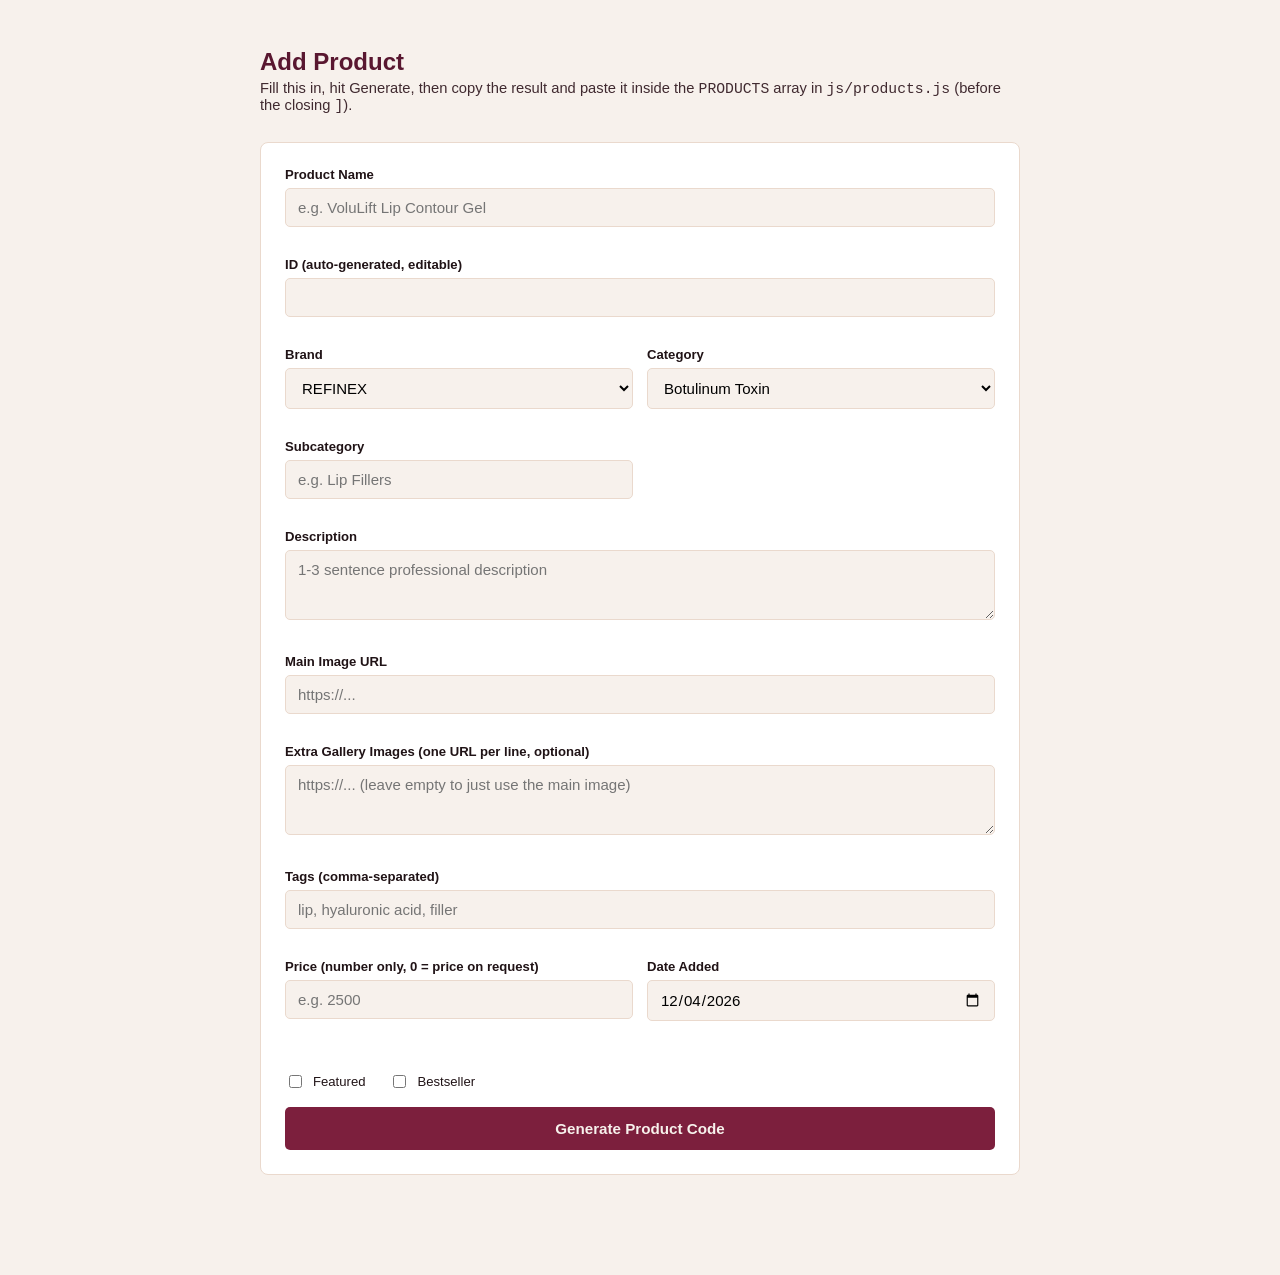
<file: add-product.html>
<!DOCTYPE html>
<html lang="en">
<head>
<meta charset="UTF-8">
<meta name="viewport" content="width=device-width, initial-scale=1.0">
<title>Elio — Add Product Tool</title>
<link rel="icon" type="image/png" href="img/logo.png">
<style>
  :root {
    --ivory: #F7F1EC; --white:#fff; --charcoal:#201316; --charcoal-soft:#402A30;
    --accent:#7C1F3D; --accent-dark:#591730; --gold:#C99A3D; --line:#EAD9CD;
  }
  * { box-sizing: border-box; }
  body {
    margin: 0; font-family: -apple-system, BlinkMacSystemFont, 'Segoe UI', sans-serif;
    background: var(--ivory); color: var(--charcoal); padding: 32px 20px 80px;
  }
  .wrap { max-width: 760px; margin: 0 auto; }
  h1 { font-size: 1.5rem; margin-bottom: 4px; color: var(--accent-dark); }
  .sub { color: var(--charcoal-soft); margin: 0 0 28px; font-size: 0.92rem; }
  .card { background: var(--white); border: 1px solid var(--line); border-radius: 8px; padding: 24px; margin-bottom: 20px; }
  .row { display: grid; grid-template-columns: 1fr 1fr; gap: 14px; }
  .field { margin-bottom: 16px; }
  .field.full { grid-column: 1 / -1; }
  label { display: block; font-size: 0.82rem; font-weight: 600; margin-bottom: 6px; }
  input, select, textarea {
    width: 100%; padding: 10px 12px; border: 1px solid var(--line); border-radius: 5px;
    background: var(--ivory); font-family: inherit; font-size: 0.94rem;
  }
  textarea { resize: vertical; min-height: 70px; }
  .checks { display: flex; gap: 24px; margin-top: 4px; }
  .checks label { display: flex; align-items: center; gap: 8px; font-weight: 500; margin: 0; }
  .checks input { width: auto; }
  button.primary {
    background: var(--accent); color: var(--ivory); border: none; padding: 13px 22px;
    border-radius: 5px; font-weight: 700; font-size: 0.95rem; cursor: pointer; width: 100%;
  }
  button.primary:hover { background: var(--accent-dark); }
  .output { display: none; }
  .output.is-visible { display: block; }
  .output textarea {
    min-height: 260px; font-family: ui-monospace, Menlo, Consolas, monospace; font-size: 0.82rem;
    background: var(--charcoal); color: #F0E6E9; border-color: var(--charcoal);
  }
  .copy-btn {
    background: var(--gold); color: var(--charcoal); border: none; padding: 10px 18px;
    border-radius: 5px; font-weight: 700; cursor: pointer; margin-top: 10px;
  }
  .hint { font-size: 0.8rem; color: var(--charcoal-soft); margin-top: 6px; }
  .warn { background: #F5E5EA; border: 1px solid var(--line); padding: 12px 16px; border-radius: 6px; font-size: 0.85rem; margin-bottom: 20px; }
</style>
</head>
<body>
<div class="wrap">
  <h1>Add Product</h1>
  <p class="sub">Fill this in, hit Generate, then copy the result and paste it inside the <code>PRODUCTS</code> array in <code>js/products.js</code> (before the closing <code>]</code>).</p>

  <div class="warn" id="config-warning" style="display:none;">
    Couldn't load <code>js/config.js</code> — make sure this file sits in the same folder as <code>index.html</code> (next to the <code>js/</code> and <code>css/</code> folders). You can still fill the form; category/brand names will need to be typed manually.
  </div>

  <div class="card">
    <div class="row">
      <div class="field full">
        <label>Product Name</label>
        <input type="text" id="f-name" placeholder="e.g. VoluLift Lip Contour Gel">
      </div>
      <div class="field full">
        <label>ID (auto-generated, editable)</label>
        <input type="text" id="f-id">
      </div>
      <div class="field">
        <label>Brand</label>
        <select id="f-brand"></select>
        <input type="text" id="f-brand-new" placeholder="New brand name" style="display:none; margin-top:8px;">
        <p class="hint" id="brand-new-hint" style="display:none;"></p>
      </div>
      <div class="field">
        <label>Category</label>
        <select id="f-category"></select>
      </div>
      <div class="field">
        <label>Subcategory</label>
        <input type="text" id="f-subcategory" placeholder="e.g. Lip Fillers">
      </div>
      <div class="field full">
        <label>Description</label>
        <textarea id="f-description" placeholder="1-3 sentence professional description"></textarea>
      </div>
      <div class="field full">
        <label>Main Image URL</label>
        <input type="text" id="f-image" placeholder="https://...">
      </div>
      <div class="field full">
        <label>Extra Gallery Images (one URL per line, optional)</label>
        <textarea id="f-gallery" placeholder="https://... (leave empty to just use the main image)"></textarea>
      </div>
      <div class="field full">
        <label>Tags (comma-separated)</label>
        <input type="text" id="f-tags" placeholder="lip, hyaluronic acid, filler">
      </div>
      <div class="field">
        <label>Price (number only, 0 = price on request)</label>
        <input type="number" id="f-price" min="0" step="any" placeholder="e.g. 2500">
      </div>
      <div class="field">
        <label>Date Added</label>
        <input type="date" id="f-date">
      </div>
      <div class="field">
        <label>&nbsp;</label>
        <div class="checks">
          <label><input type="checkbox" id="f-featured"> Featured</label>
          <label><input type="checkbox" id="f-bestseller"> Bestseller</label>
        </div>
      </div>
    </div>
    <button class="primary" id="generate-btn">Generate Product Code</button>
  </div>

  <div class="card output" id="output-card">
    <label>Paste this into products.js</label>
    <textarea id="output" readonly></textarea>
    <button class="copy-btn" id="copy-btn">Copy to Clipboard</button>
    <p class="hint" id="copy-hint"></p>
  </div>
</div>

<script src="js/config.js" onerror="document.getElementById('config-warning').style.display='block'"></script>
<script>
  function slugify(str) {
    return str.toLowerCase().trim()
      .replace(/[^a-z0-9]+/g, "-")
      .replace(/(^-|-$)/g, "");
  }

  const nameEl = document.getElementById("f-name");
  const idEl = document.getElementById("f-id");
  let idManuallyEdited = false;
  idEl.addEventListener("input", () => idManuallyEdited = true);
  nameEl.addEventListener("input", () => {
    if (!idManuallyEdited) idEl.value = slugify(nameEl.value);
  });

  document.getElementById("f-date").valueAsDate = new Date();

  const brandSelect = document.getElementById("f-brand");
  const categorySelect = document.getElementById("f-category");
  const brandNewInput = document.getElementById("f-brand-new");
  const brandNewHint = document.getElementById("brand-new-hint");
  const NEW_BRAND_VALUE = "__new_brand__";

  if (typeof SITE_CONFIG !== "undefined") {
    brandSelect.innerHTML = SITE_CONFIG.brands.map(b => `<option value="${b.id}">${b.name}</option>`).join("")
      + `<option value="${NEW_BRAND_VALUE}">+ Add new brand…</option>`;
    categorySelect.innerHTML = SITE_CONFIG.categories.map(c => `<option value="${c.id}">${c.name}</option>`).join("");
  } else {
    brandSelect.innerHTML = `<option value="">(type brand id manually in products.js)</option>`
      + `<option value="${NEW_BRAND_VALUE}">+ Add new brand…</option>`;
    categorySelect.innerHTML = `<option value="">(type category id manually in products.js)</option>`;
  }

  brandSelect.addEventListener("change", () => {
    const isNew = brandSelect.value === NEW_BRAND_VALUE;
    brandNewInput.style.display = isNew ? "block" : "none";
    brandNewHint.style.display = isNew ? "block" : "none";
    if (isNew) {
      brandNewHint.textContent = "This brand isn't in config.js yet — after generating, add it to the brands array too (snippet will be shown below).";
    }
  });

  function esc(str) {
    return String(str || "").replace(/\\/g, "\\\\").replace(/"/g, '\\"');
  }

  document.getElementById("generate-btn").addEventListener("click", () => {
    const id = idEl.value.trim() || slugify(nameEl.value || "new-product");
    const image = document.getElementById("f-image").value.trim();
    const galleryLines = document.getElementById("f-gallery").value
      .split("\n").map(s => s.trim()).filter(Boolean);
    const tags = document.getElementById("f-tags").value
      .split(",").map(s => s.trim()).filter(Boolean);
    const galleryLine = galleryLines.length
      ? `\n    gallery: [${galleryLines.map(g => `"${esc(g)}"`).join(", ")}],`
      : "";

    const isNewBrand = brandSelect.value === NEW_BRAND_VALUE;
    const newBrandName = brandNewInput.value.trim();
    const brandValue = isNewBrand ? slugify(newBrandName || "new-brand") : brandSelect.value;

    let brandSnippet = "";
    if (isNewBrand && newBrandName) {
      brandSnippet = `\n\n// Also add this new brand to the "brands" array in js/config.js:\n{ id: "${esc(brandValue)}", name: "${esc(newBrandName)}" },`;
    }

    const code = `  {
    id: "${esc(id)}",
    name: "${esc(nameEl.value)}",
    brand: "${esc(brandValue)}",
    category: "${esc(categorySelect.value)}",
    subcategory: "${esc(document.getElementById("f-subcategory").value)}",
    price: ${Math.max(0, Number(document.getElementById("f-price").value) || 0)},
    description: "${esc(document.getElementById("f-description").value)}",
    image: "${esc(image)}",${galleryLine}
    featured: ${document.getElementById("f-featured").checked},
    bestseller: ${document.getElementById("f-bestseller").checked},
    dateAdded: "${document.getElementById("f-date").value}",
    tags: [${tags.map(t => `"${esc(t)}"`).join(", ")}]
  },${brandSnippet}`;

    document.getElementById("output").value = code;
    document.getElementById("output-card").classList.add("is-visible");
    document.getElementById("output-card").scrollIntoView({ behavior: "smooth", block: "start" });
  });

  document.getElementById("copy-btn").addEventListener("click", () => {
    const out = document.getElementById("output");
    out.select();
    navigator.clipboard.writeText(out.value).then(() => {
      document.getElementById("copy-hint").textContent = "Copied! Paste it into the PRODUCTS array in js/products.js.";
    });
  });
</script>
</body>
</html>
</file>
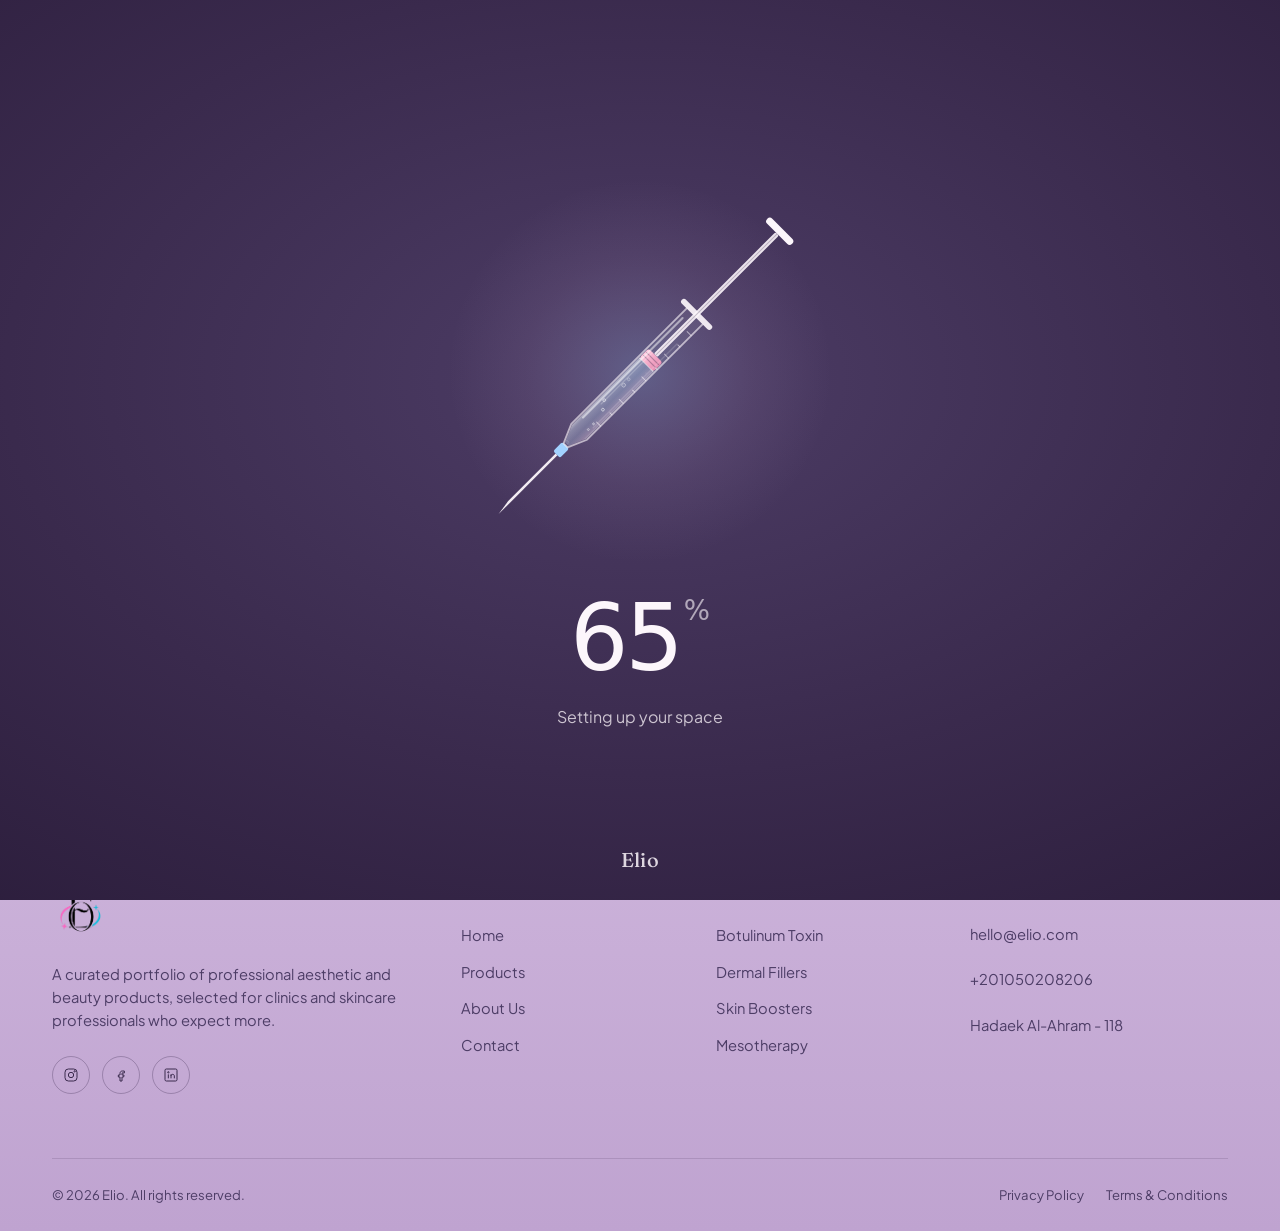
<file: cart.html>
<!DOCTYPE html>
<html lang="en">
<head>
<meta charset="UTF-8">
<meta name="viewport" content="width=device-width, initial-scale=1.0">
<title data-i18n="your_cart_elio">Your Cart — Elio</title>
<meta name="description" content="Review the products you've added and send your request to Elio." data-i18n-content="review_the_products_you_ve_added">
<link rel="icon" type="image/png" href="img/logo.png">
<!-- First-visit loader (must stay before the stylesheets) -->
<!-- Language engine (must stay first: sets lang/dir before anything paints) -->
<script src="js/i18n.js"></script>
<script src="js/i18n-strings.js"></script>
<script src="js/loader.js"></script>
<link rel="stylesheet" href="css/style.css">
<link rel="stylesheet" href="css/responsive.css">
<link rel="stylesheet" href="css/rtl.css">
</head>
<body>

<header class="site-header">
  <div class="container site-header__inner">
    <a href="index.html" class="brand-mark brand-mark--logo" aria-label="Elio"><img src="img/logo.png" alt="Elio" class="brand-logo"><span class="brand-mark__text js-brand-name">Elio</span></a>
    <nav class="main-nav" aria-label="Primary" data-i18n-aria-label="primary">
      <div class="nav-item"><a href="index.html" data-i18n="home">Home</a></div>
      <div class="nav-item"><a href="products.html" data-i18n="products">Products</a></div>
      <div class="nav-item nav-item--categories">
        <a href="products.html" data-i18n="categories">Categories</a>
        <div class="mega-menu js-nav-categories" aria-label="Categories" data-i18n-aria-label="categories"></div>
      </div>
      <div class="nav-item"><a href="about.html" data-i18n="about_us">About Us</a></div>
      <div class="nav-item"><a href="contact.html" data-i18n="contact">Contact</a></div>
    </nav>
    <div class="nav-actions">
      <button type="button" class="lang-toggle" data-lang-toggle aria-label="Switch language to Arabic" title="العربية"><span class="lang-toggle__text">عربي</span></button>
      <button class="icon-btn js-open-search" aria-label="Search products" data-i18n-aria-label="search_products">
        <svg viewBox="0 0 24 24" fill="none" stroke="currentColor" stroke-width="1.6"><circle cx="11" cy="11" r="7"/><line x1="21" y1="21" x2="16.65" y2="16.65"/></svg>
      </button>
      <a href="cart.html" class="icon-btn" aria-label="View cart" data-i18n-aria-label="view_cart">
        <svg viewBox="0 0 24 24" fill="none" stroke="currentColor" stroke-width="1.6"><circle cx="9" cy="21" r="1.3"/><circle cx="18" cy="21" r="1.3"/><path d="M2.5 3h2.4l2.3 12.4a2 2 0 002 1.6h8.6a2 2 0 002-1.6L21 7H6"/></svg>
        <span class="cart-count js-cart-count">0</span>
      </a>
      <button class="nav-toggle" aria-label="Open menu" aria-expanded="false" data-i18n-aria-label="open_menu"><span></span><span></span><span></span></button>
    </div>
  </div>
</header>

<nav class="mobile-nav" aria-label="Mobile" data-i18n-aria-label="mobile">
  <a href="index.html" data-i18n="home">Home</a>
  <a href="products.html" data-i18n="products">Products</a>
  <a href="about.html" data-i18n="about_us">About Us</a>
  <a href="contact.html" data-i18n="contact">Contact</a>
  <div class="mobile-nav__categories js-nav-categories"></div>
</nav>

<div class="page-header">
  <div class="container">
    <div class="breadcrumbs"><a href="index.html" data-i18n="home">Home</a><span>/</span><span data-i18n="cart">Cart</span></div>
    <h1 data-i18n="your_cart">Your Cart</h1>
    <p id="cart-item-count" data-i18n="loading_your_cart">Loading your cart…</p>
  </div>
</div>

<section class="section section--tight">
  <div class="container">

    <div class="empty-state" id="cart-empty" style="display:none;">
      <p class="empty-state__title" data-i18n="your_next_favorite_product_is_waiting">Your next favorite product is waiting..</p>
      <p class="empty-state__body" data-i18n="browse_the_catalog_and_tap_the">Browse the catalog and tap the cart icon on any product to add it here.</p>
      <a href="products.html" class="btn btn--primary" style="margin-top:24px;" data-i18n="browse_products">Browse Products</a>
    </div>

    <div class="cart-layout" id="cart-layout" style="display:none;">
      <div class="cart-list" id="cart-list"></div>

      <aside class="cart-summary" id="cart-summary">
        <h3 data-i18n="order_summary">Order Summary</h3>

        <div class="cart-line-row">
          <span data-i18n="subtotal">Subtotal</span>
          <strong id="cart-subtotal">&mdash;</strong>
        </div>
        <div class="cart-line-row" id="cart-discount-row" hidden>
          <span data-i18n="discount">Discount</span>
          <strong id="cart-discount">&mdash;</strong>
        </div>

        <div class="cart-total">
          <span class="cart-total__label" data-i18n="total">Total</span>
          <strong class="cart-total__value" id="cart-total" aria-live="polite">&mdash;</strong>
        </div>
        <p class="cart-total__note" id="cart-total-note" hidden></p>

        <div class="checkout-form" id="checkout-form" role="group" aria-labelledby="checkout-title">
          <h4 class="checkout-form__title" id="checkout-title" data-i18n="your_details">Your details</h4>

          <div class="field">
            <label for="co-name"><span data-i18n="full_name">Full name</span> <span class="field__req" aria-hidden="true">*</span></label>
            <input type="text" id="co-name" autocomplete="name" required aria-required="true" aria-describedby="co-name-error" aria-invalid="false">
            <p class="field__error" id="co-name-error" role="alert" hidden></p>
          </div>

          <div class="field">
            <label for="co-phone"><span data-i18n="phone_whatsapp">Phone / WhatsApp</span> <span class="field__req" aria-hidden="true">*</span></label>
            <input type="tel" id="co-phone" inputmode="tel" autocomplete="tel" placeholder="+20 1XX XXX XXXX" required aria-required="true" aria-describedby="co-phone-error" aria-invalid="false">
            <p class="field__error" id="co-phone-error" role="alert" hidden></p>
          </div>

          <div class="field">
            <label for="co-email"><span data-i18n="email">Email</span> <span class="field__req" aria-hidden="true">*</span></label>
            <input type="email" id="co-email" inputmode="email" autocomplete="email" placeholder="you@example.com" required aria-required="true" aria-describedby="co-email-error" aria-invalid="false">
            <p class="field__error" id="co-email-error" role="alert" hidden></p>
          </div>

          <div class="field">
            <label for="co-address"><span data-i18n="delivery_address">Delivery address</span> <span class="field__req" aria-hidden="true">*</span></label>
            <textarea id="co-address" rows="2" autocomplete="street-address" required aria-required="true" aria-describedby="co-address-error" aria-invalid="false"></textarea>
            <p class="field__error" id="co-address-error" role="alert" hidden></p>
          </div>

          <div class="field">
            <label for="co-notes"><span data-i18n="notes">Notes</span> <span class="field__opt" data-i18n="optional">(optional)</span></label>
            <textarea id="co-notes" rows="2"></textarea>
          </div>
        </div>

        <a href="#" class="btn btn--primary btn--block" id="cart-checkout-btn" target="_blank" rel="noopener" data-i18n="request_via_whatsapp">Request via WhatsApp</a>
        <p class="cart-summary__note" data-i18n="your_order_details_are_sent_to">Your order details are sent to our team on WhatsApp, and we'll confirm availability and delivery with you.</p>
        <a href="products.html" class="btn btn--outline btn--block" style="margin-top:12px;" data-i18n="continue_shopping">Continue Shopping</a>
      </aside>
    </div>

  </div>
</section>

<footer class="site-footer">
  <div class="container">
    <div class="footer-grid">
      <div class="footer-brand">
        <span class="brand-mark brand-mark--logo footer-logo"><img src="img/logo.png" alt="Elio" class="brand-logo brand-logo--footer"></span>
        <p class="js-brand-desc"></p>
        <div class="footer-social">
          <a href="https://www.instagram.com/elio.cosmetics" class="js-social-instagram" aria-label="Instagram"><svg viewBox="0 0 24 24" fill="none" stroke="currentColor" stroke-width="1.5"><rect x="3" y="3" width="18" height="18" rx="5"/><circle cx="12" cy="12" r="4"/><circle cx="17.5" cy="6.5" r="1"/></svg></a>
          <a href="https://www.facebook.com/elio.cosmetic/" class="js-social-facebook" aria-label="Facebook"><svg viewBox="0 0 24 24" fill="none" stroke="currentColor" stroke-width="1.5"><path d="M14 9h3V6h-3c-2 0-3.5 1.5-3.5 3.5V12H8v3h2.5v6h3v-6H16l.5-3h-3V9.8c0-.5.3-.8.8-.8z"/></svg></a>
          <a href="#" class="js-social-linkedin" aria-label="LinkedIn"><svg viewBox="0 0 24 24" fill="none" stroke="currentColor" stroke-width="1.5"><rect x="3" y="3" width="18" height="18" rx="2"/><circle cx="8" cy="8" r="1"/><path d="M8 11v6M12 11v6M12 13.5c0-1.5 1-2.5 2.5-2.5s2.5 1 2.5 2.5V17"/></svg></a>
        </div>
      </div>
      <div class="footer-col">
        <h4 data-i18n="quick_links">Quick Links</h4>
        <ul>
          <li><a href="index.html" data-i18n="home">Home</a></li>
          <li><a href="products.html" data-i18n="products">Products</a></li>
          <li><a href="about.html" data-i18n="about_us">About Us</a></li>
          <li><a href="contact.html" data-i18n="contact">Contact</a></li>
        </ul>
      </div>
      <div class="footer-col">
        <h4 data-i18n="categories">Categories</h4>
        <ul class="js-footer-categories"></ul>
      </div>
      <div class="footer-col">
        <h4 data-i18n="contact">Contact</h4>
        <address>
          <a class="js-contact-email" href="#"></a><br><br>
          <a class="js-contact-phone" href="#"></a><br><br>
          <span class="js-contact-location"></span>
        </address>
      </div>
    </div>
    <div class="footer-bottom">
      <span>&copy; <span class="js-year"></span> <span class="js-brand-name">Elio</span>. <span data-i18n="all_rights_reserved">All rights reserved.</span></span>
      <div class="footer-bottom__links">
        <a href="privacy.html" data-i18n="privacy_policy">Privacy Policy</a>
        <a href="terms.html" data-i18n="terms_conditions">Terms &amp; Conditions</a>
      </div>
    </div>
  </div>
</footer>

<button class="back-to-top" aria-label="Back to top" data-i18n-aria-label="back_to_top">
  <svg viewBox="0 0 24 24" fill="none" stroke="currentColor" stroke-width="2"><path d="M12 19V5M5 12l7-7 7 7"/></svg>
</button>

<div class="search-overlay" id="search-overlay" aria-hidden="true">
  <div class="search-overlay__panel">
    <div class="search-overlay__top">
      <form class="search-overlay__form" id="search-overlay-form">
        <input type="text" id="search-overlay-input" placeholder="Search products, brands, categories…" autocomplete="off" data-i18n-placeholder="search_products_brands_categories">
        <button type="button" class="search-overlay__clear" id="search-overlay-clear" aria-label="Clear search" data-i18n-aria-label="clear_search">&times;</button>
      </form>
      <button class="search-overlay__close" id="search-overlay-close" aria-label="Close search" data-i18n-aria-label="close_search">&times;</button>
    </div>
    <p class="search-overlay__count" id="search-overlay-count" data-i18n="start_typing_to_search_products_brands">Start typing to search products, brands and categories.</p>
    <div class="search-overlay__results" id="search-overlay-results"></div>
  </div>
</div>

<script src="js/config.js"></script>
<script src="js/prices.js"></script>
<script src="js/products.js"></script>
<script src="js/products-ar.js"></script>
<script src="js/app.js"></script>
<script src="js/search.js"></script>
<script src="js/cart.js"></script>
</body>
</html>
</file>
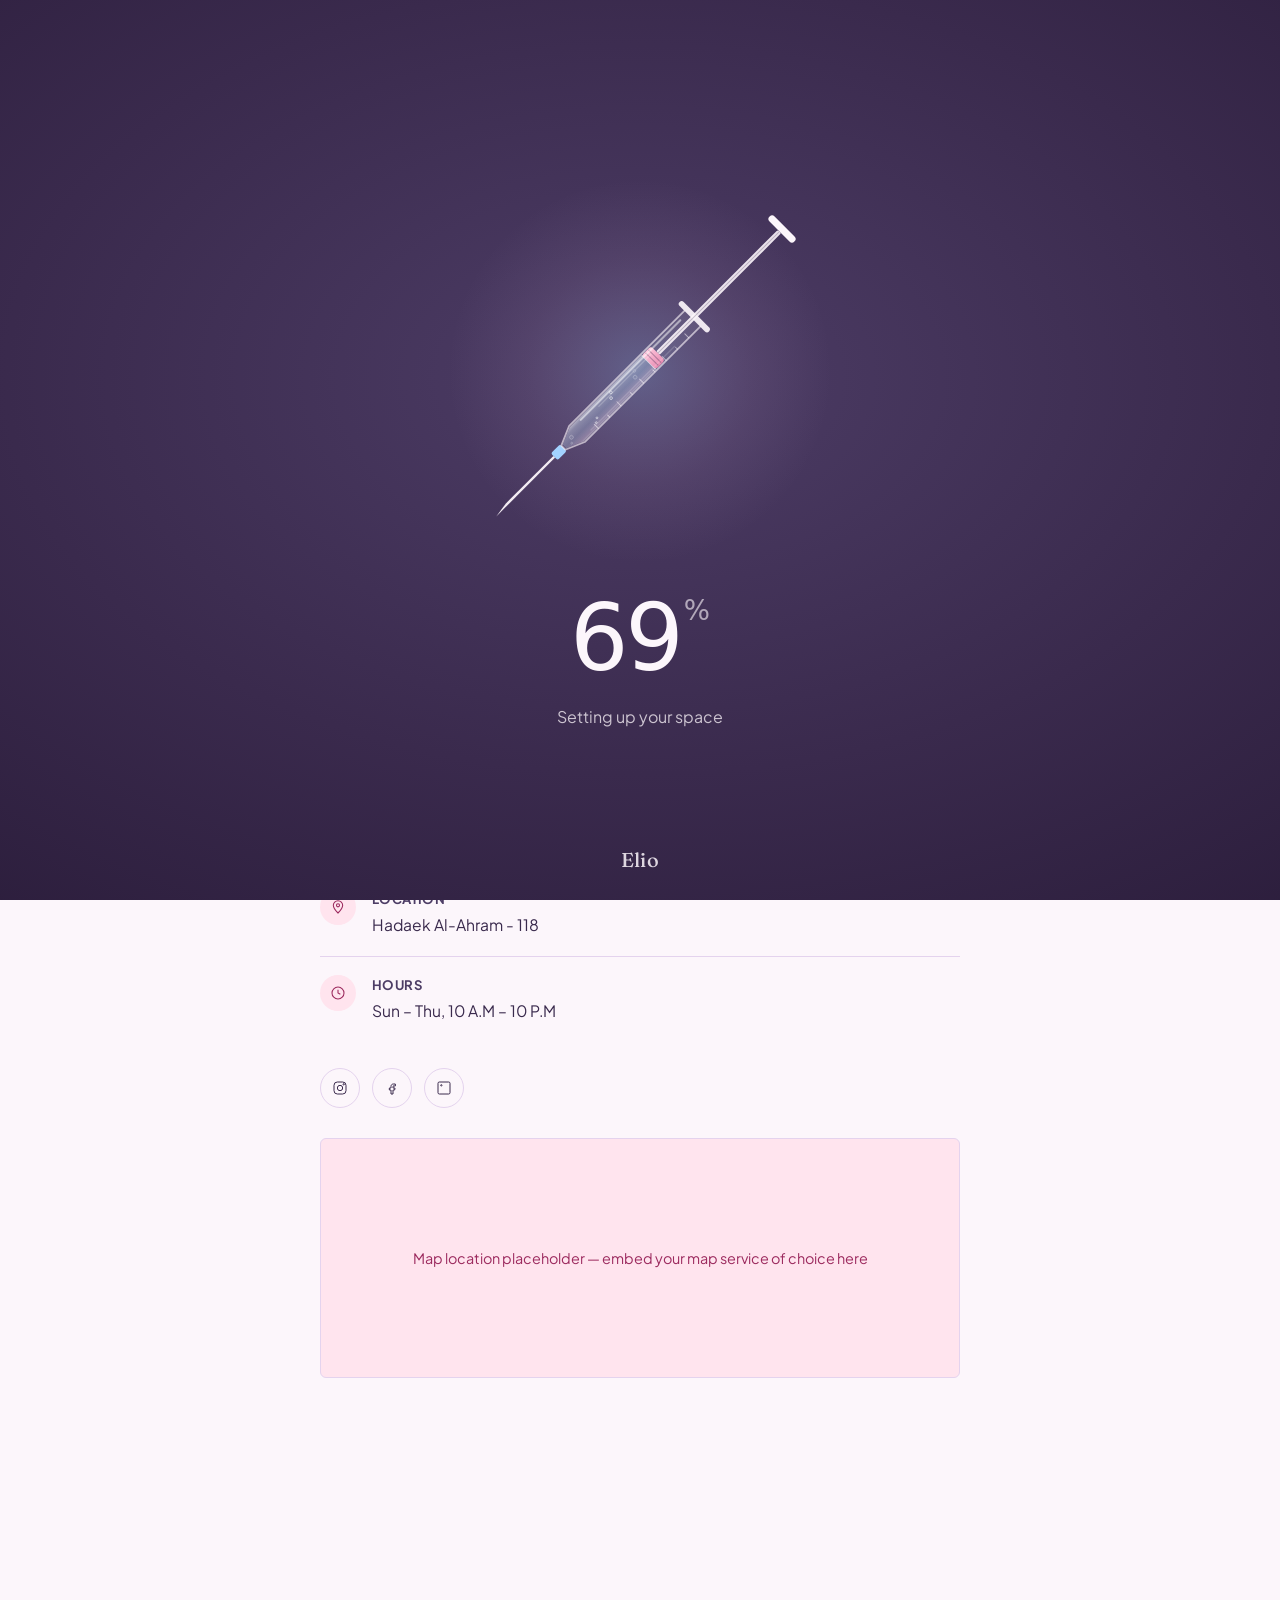
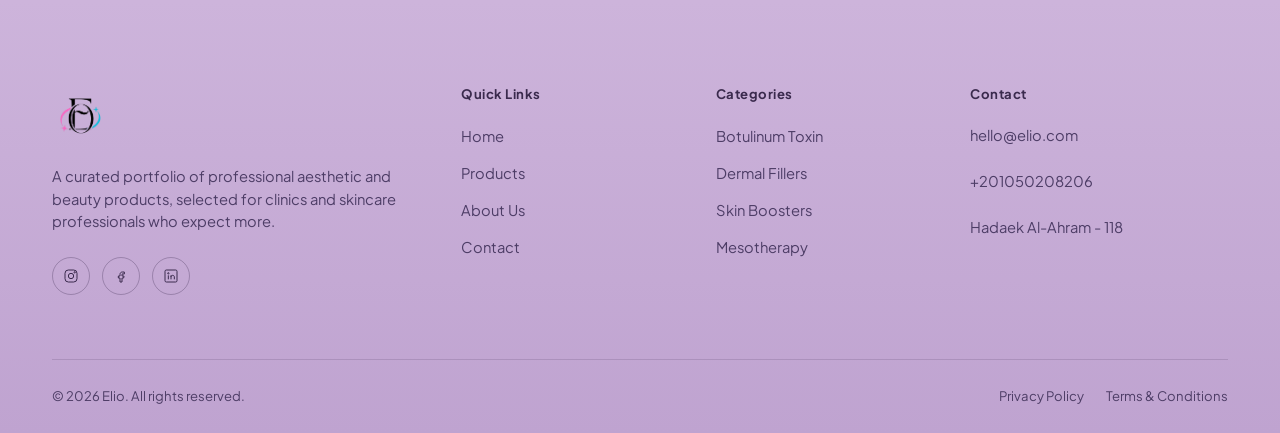
<file: contact.html>
<!DOCTYPE html>
<html lang="en">
<head>
<meta charset="UTF-8">
<meta name="viewport" content="width=device-width, initial-scale=1.0">
<title data-i18n="contact_elio">Contact — Elio</title>
<meta name="description" content="Get in touch with Elio for professional product information and inquiries." data-i18n-content="get_in_touch_with_elio_for">
<link rel="icon" type="image/png" href="img/logo.png">
<!-- First-visit loader (must stay before the stylesheets) -->
<!-- Language engine (must stay first: sets lang/dir before anything paints) -->
<script src="js/i18n.js"></script>
<script src="js/i18n-strings.js"></script>
<script src="js/loader.js"></script>
<link rel="stylesheet" href="css/style.css">
<link rel="stylesheet" href="css/responsive.css">
<link rel="stylesheet" href="css/rtl.css">
</head>
<body>

<header class="site-header">
  <div class="container site-header__inner">
    <a href="index.html" class="brand-mark brand-mark--logo" aria-label="Elio"><img src="img/logo.png" alt="Elio" class="brand-logo"><span class="brand-mark__text js-brand-name">Elio</span></a>
    <nav class="main-nav" aria-label="Primary" data-i18n-aria-label="primary">
      <div class="nav-item"><a href="index.html" data-i18n="home">Home</a></div>
      <div class="nav-item"><a href="products.html" data-i18n="products">Products</a></div>
      <div class="nav-item nav-item--categories">
        <a href="products.html" data-i18n="categories">Categories</a>
        <div class="mega-menu js-nav-categories" aria-label="Categories" data-i18n-aria-label="categories"></div>
      </div>
      <div class="nav-item"><a href="about.html" data-i18n="about_us">About Us</a></div>
      <div class="nav-item"><a href="contact.html" data-i18n="contact">Contact</a></div>
    </nav>
    <div class="nav-actions">
      <button type="button" class="lang-toggle" data-lang-toggle aria-label="Switch language to Arabic" title="العربية"><span class="lang-toggle__text">عربي</span></button>
      <button class="icon-btn js-open-search" aria-label="Search products" data-i18n-aria-label="search_products">
        <svg viewBox="0 0 24 24" fill="none" stroke="currentColor" stroke-width="1.6"><circle cx="11" cy="11" r="7"/><line x1="21" y1="21" x2="16.65" y2="16.65"/></svg>
      </button>
      <a href="cart.html" class="icon-btn" aria-label="View cart" data-i18n-aria-label="view_cart">
        <svg viewBox="0 0 24 24" fill="none" stroke="currentColor" stroke-width="1.6"><circle cx="9" cy="21" r="1.3"/><circle cx="18" cy="21" r="1.3"/><path d="M2.5 3h2.4l2.3 12.4a2 2 0 002 1.6h8.6a2 2 0 002-1.6L21 7H6"/></svg>
        <span class="cart-count js-cart-count">0</span>
      </a>
      <button class="nav-toggle" aria-label="Open menu" aria-expanded="false" data-i18n-aria-label="open_menu"><span></span><span></span><span></span></button>
    </div>
  </div>
</header>

<nav class="mobile-nav" aria-label="Mobile" data-i18n-aria-label="mobile">
  <a href="index.html" data-i18n="home">Home</a>
  <a href="products.html" data-i18n="products">Products</a>
  <a href="about.html" data-i18n="about_us">About Us</a>
  <a href="contact.html" data-i18n="contact">Contact</a>
  <div class="mobile-nav__categories js-nav-categories"></div>
</nav>

<div class="page-header">
  <div class="container">
    <div class="breadcrumbs"><a href="index.html" data-i18n="home">Home</a><span>/</span><span data-i18n="contact">Contact</span></div>
    <h1 data-i18n="let_s_talk_about_your_product">Let's Talk About Your Product Needs.</h1>
    <p data-i18n="reach_out_for_professional_product_information">Reach out for professional product information, availability, or general inquiries. Our team typically responds within one business day.</p>
  </div>
</div>

<section class="section">
  <div class="container contact-layout">

    <div class="contact-info">
      <h2 data-i18n="get_in_touch">Get in Touch</h2>

      <div class="contact-info-row">
        <div class="contact-info-row__icon"><svg viewBox="0 0 24 24" fill="none" stroke="currentColor" stroke-width="1.6"><path d="M3 5h18v14H3z"/><path d="M3 6l9 7 9-7"/></svg></div>
        <div>
          <h4 data-i18n="email">Email</h4>
          <a class="js-contact-email" href="#"></a>
        </div>
      </div>

      <div class="contact-info-row">
        <div class="contact-info-row__icon"><svg viewBox="0 0 24 24" fill="none" stroke="currentColor" stroke-width="1.6"><path d="M5 4h4l2 5-2.5 1.5a11 11 0 005 5L15 13l5 2v4a2 2 0 01-2 2C10 21 3 14 3 6a2 2 0 012-2z"/></svg></div>
        <div>
          <h4 data-i18n="phone">Phone</h4>
          <a class="js-contact-phone" href="#"></a>
        </div>
      </div>

      <div class="contact-info-row">
        <div class="contact-info-row__icon"><svg viewBox="0 0 24 24" fill="none" stroke="currentColor" stroke-width="1.6"><path d="M21 11.5a8.5 8.5 0 01-12.9 7.3L3 20l1.3-5A8.5 8.5 0 1121 11.5z"/></svg></div>
        <div>
          <h4 data-i18n="whatsapp">WhatsApp</h4>
          <a class="js-contact-whatsapp" href="#" target="_blank" rel="noopener" data-i18n="message_us_on_whatsapp">Message us on WhatsApp</a>
        </div>
      </div>

      <div class="contact-info-row">
        <div class="contact-info-row__icon"><svg viewBox="0 0 24 24" fill="none" stroke="currentColor" stroke-width="1.6"><path d="M12 21s7-6.5 7-11.5A7 7 0 105 9.5C5 14.5 12 21 12 21z"/><circle cx="12" cy="9.5" r="2.3"/></svg></div>
        <div>
          <h4 data-i18n="location">Location</h4>
          <span class="js-contact-location"></span>
        </div>
      </div>

      <div class="contact-info-row" style="border-bottom:none;">
        <div class="contact-info-row__icon"><svg viewBox="0 0 24 24" fill="none" stroke="currentColor" stroke-width="1.6"><circle cx="12" cy="12" r="9"/><path d="M12 7v5l3.5 2"/></svg></div>
        <div>
          <h4 data-i18n="hours">Hours</h4>
          <span class="js-contact-hours"></span>
        </div>
      </div>

      <div class="contact-social">
        <a href="https://www.instagram.com/elio.cosmetics" class="js-social-instagram" aria-label="Instagram"><svg viewBox="0 0 24 24" fill="none" stroke="currentColor" stroke-width="1.5"><rect x="3" y="3" width="18" height="18" rx="5"/><circle cx="12" cy="12" r="4"/><circle cx="17.5" cy="6.5" r="1"/></svg></a>
        <a href="https://www.facebook.com/elio.cosmetic/" class="js-social-facebook" aria-label="Facebook"><svg viewBox="0 0 24 24" fill="none" stroke="currentColor" stroke-width="1.5"><path d="M14 9h3V6h-3c-2 0-3.5 1.5-3.5 3.5V12H8v3h2.5v6h3v-6H16l.5-3h-3V9.8c0-.5.3-.8.8-.8z"/></svg></a>
        <a href="#" class="js-social-linkedin" aria-label="LinkedIn"><svg viewBox="0 0 24 24" fill="none" stroke="currentColor" stroke-width="1.5"><rect x="3" y="3" width="18" height="18" rx="2"/><circle cx="8" cy="8" r="1"/><path d("M8 11v6M12 11v6M12 13.5c0-1.5 1-2.5 2.5-2.5s2.5 1 2.5 2.5V17"/></svg></a>
      </div>

      <div class="map-placeholder" data-i18n="map_location_placeholder_embed_your_map">Map location placeholder — embed your map service of choice here</div>
    </div>

  </div>
</section>

<footer class="site-footer">
  <div class="container">
    <div class="footer-grid">
      <div class="footer-brand">
        <span class="brand-mark brand-mark--logo footer-logo"><img src="img/logo.png" alt="Elio" class="brand-logo brand-logo--footer"></span>
        <p class="js-brand-desc"></p>
        <div class="footer-social">
          <a href="https://www.instagram.com/elio.cosmetics" class="js-social-instagram" aria-label="Instagram"><svg viewBox="0 0 24 24" fill="none" stroke="currentColor" stroke-width="1.5"><rect x="3" y="3" width="18" height="18" rx="5"/><circle cx="12" cy="12" r="4"/><circle cx="17.5" cy="6.5" r="1"/></svg></a>
          <a href="https://www.facebook.com/elio.cosmetic/" class="js-social-facebook" aria-label="Facebook"><svg viewBox="0 0 24 24" fill="none" stroke="currentColor" stroke-width="1.5"><path d="M14 9h3V6h-3c-2 0-3.5 1.5-3.5 3.5V12H8v3h2.5v6h3v-6H16l.5-3h-3V9.8c0-.5.3-.8.8-.8z"/></svg></a>
          <a href="#" class="js-social-linkedin" aria-label="LinkedIn"><svg viewBox="0 0 24 24" fill="none" stroke="currentColor" stroke-width="1.5"><rect x="3" y="3" width="18" height="18" rx="2"/><circle cx="8" cy="8" r="1"/><path d="M8 11v6M12 11v6M12 13.5c0-1.5 1-2.5 2.5-2.5s2.5 1 2.5 2.5V17"/></svg></a>
        </div>
      </div>
      <div class="footer-col">
        <h4 data-i18n="quick_links">Quick Links</h4>
        <ul>
          <li><a href="index.html" data-i18n="home">Home</a></li>
          <li><a href="products.html" data-i18n="products">Products</a></li>
          <li><a href="about.html" data-i18n="about_us">About Us</a></li>
          <li><a href="contact.html" data-i18n="contact">Contact</a></li>
        </ul>
      </div>
      <div class="footer-col">
        <h4 data-i18n="categories">Categories</h4>
        <ul class="js-footer-categories"></ul>
      </div>
      <div class="footer-col">
        <h4 data-i18n="contact">Contact</h4>
        <address>
          <a class="js-contact-email" href="#"></a><br><br>
          <a class="js-contact-phone" href="#"></a><br><br>
          <span class="js-contact-location"></span>
        </address>
      </div>
    </div>
    <div class="footer-bottom">
      <span>&copy; <span class="js-year"></span> <span class="js-brand-name">Elio</span>. <span data-i18n="all_rights_reserved">All rights reserved.</span></span>
      <div class="footer-bottom__links">
        <a href="privacy.html" data-i18n="privacy_policy">Privacy Policy</a>
        <a href="terms.html" data-i18n="terms_conditions">Terms &amp; Conditions</a>
      </div>
    </div>
  </div>
</footer>

<button class="back-to-top" aria-label="Back to top" data-i18n-aria-label="back_to_top">
  <svg viewBox="0 0 24 24" fill="none" stroke="currentColor" stroke-width="2"><path d="M12 19V5M5 12l7-7 7 7"/></svg>
</button>

<div class="search-overlay" id="search-overlay" aria-hidden="true">
  <div class="search-overlay__panel">
    <div class="search-overlay__top">
      <form class="search-overlay__form" id="search-overlay-form">
        <input type="text" id="search-overlay-input" placeholder="Search products, brands, categories…" autocomplete="off" data-i18n-placeholder="search_products_brands_categories">
        <button type="button" class="search-overlay__clear" id="search-overlay-clear" aria-label="Clear search" data-i18n-aria-label="clear_search">&times;</button>
      </form>
      <button class="search-overlay__close" id="search-overlay-close" aria-label="Close search" data-i18n-aria-label="close_search">&times;</button>
    </div>
    <p class="search-overlay__count" id="search-overlay-count" data-i18n="start_typing_to_search_products_brands">Start typing to search products, brands and categories.</p>
    <div class="search-overlay__results" id="search-overlay-results"></div>
  </div>
</div>

<script src="js/config.js"></script>
<script src="js/prices.js"></script>
<script src="js/products.js"></script>
<script src="js/products-ar.js"></script>
<script src="js/app.js"></script>
<script src="js/search.js"></script>
</body>
</html>
</file>
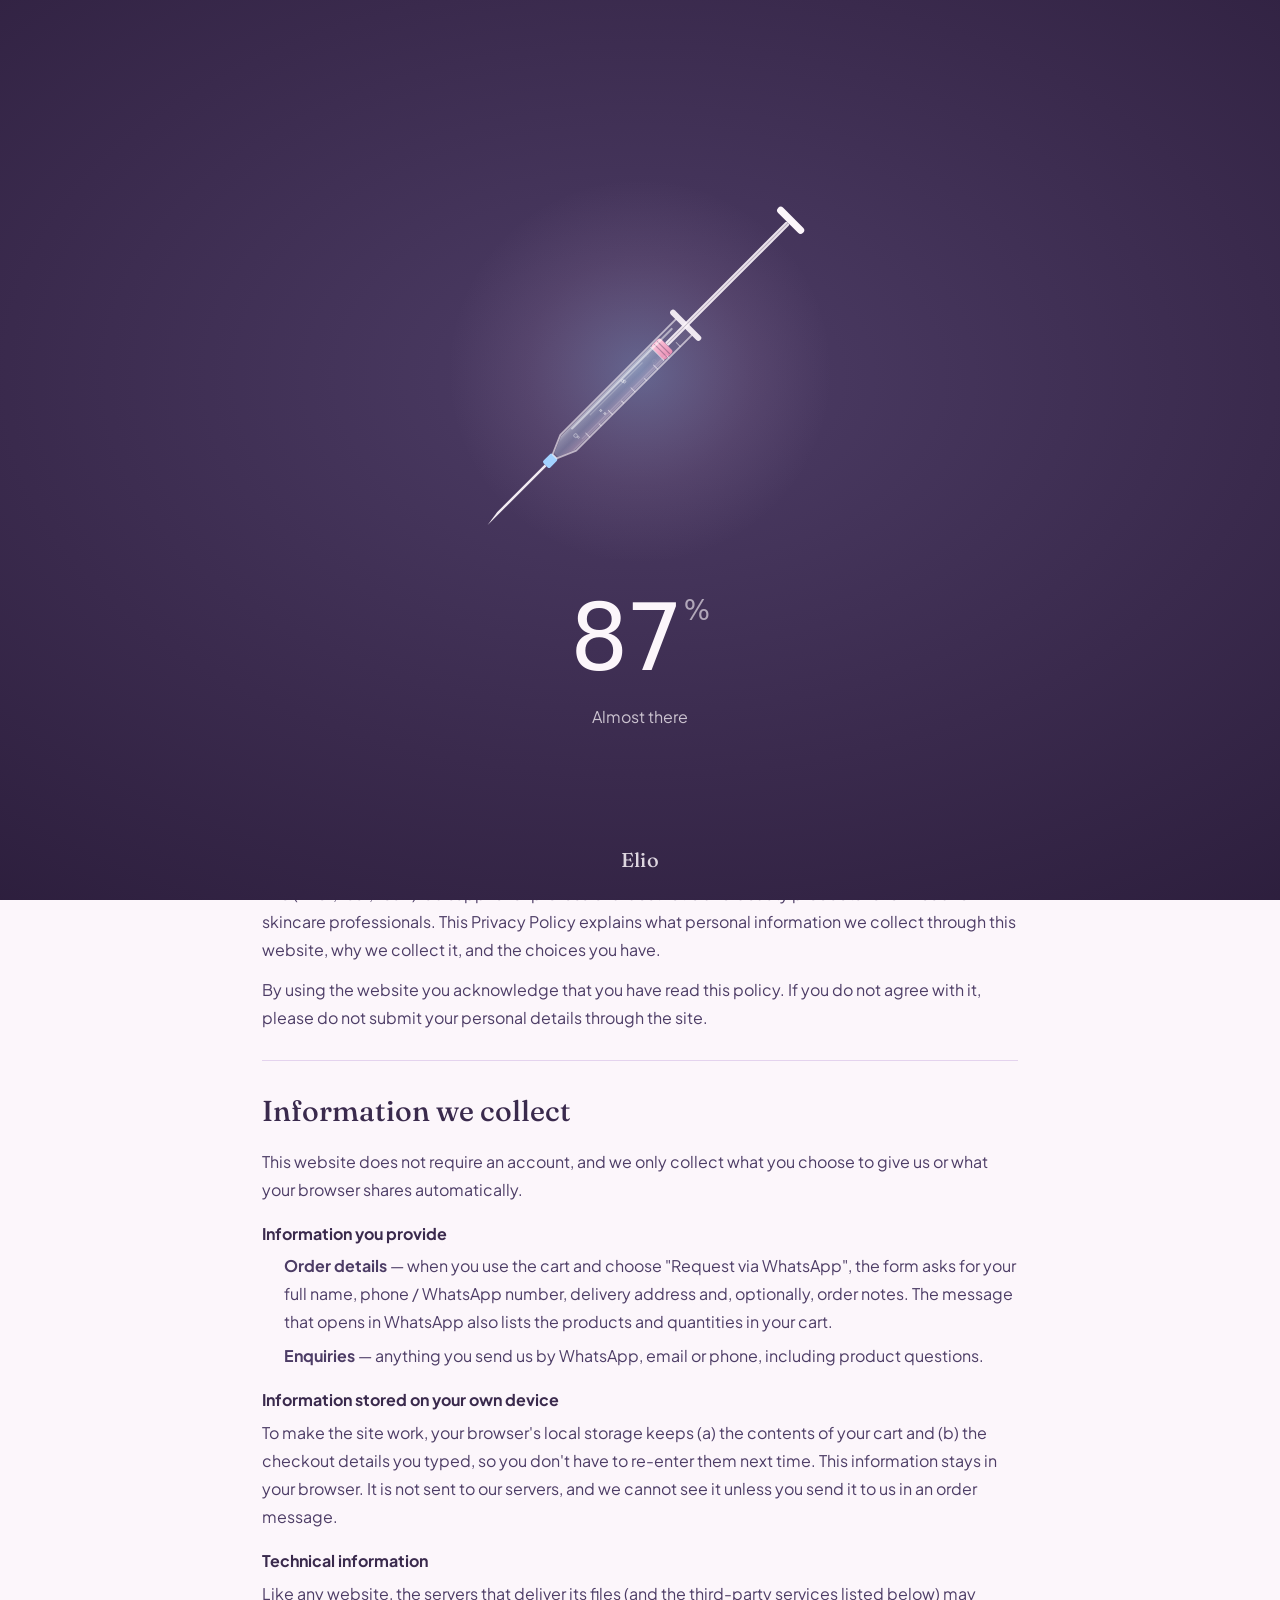
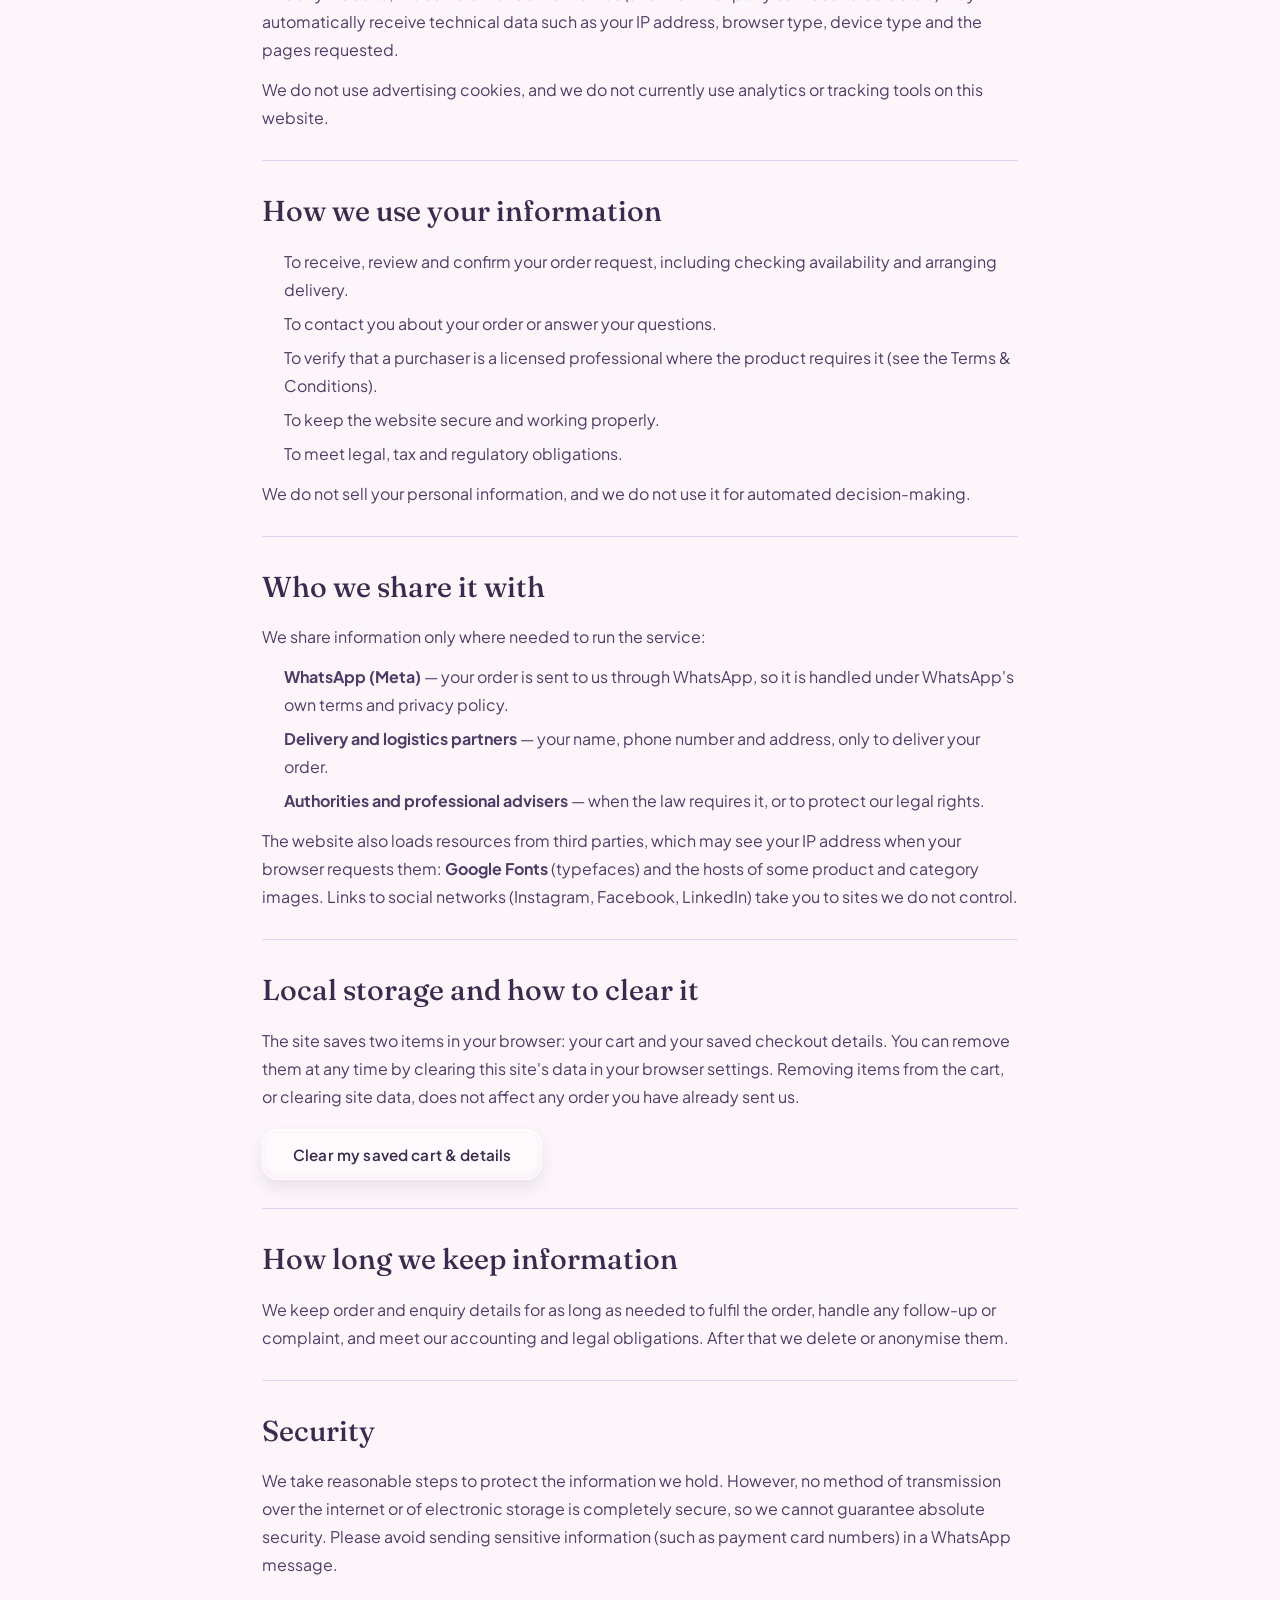
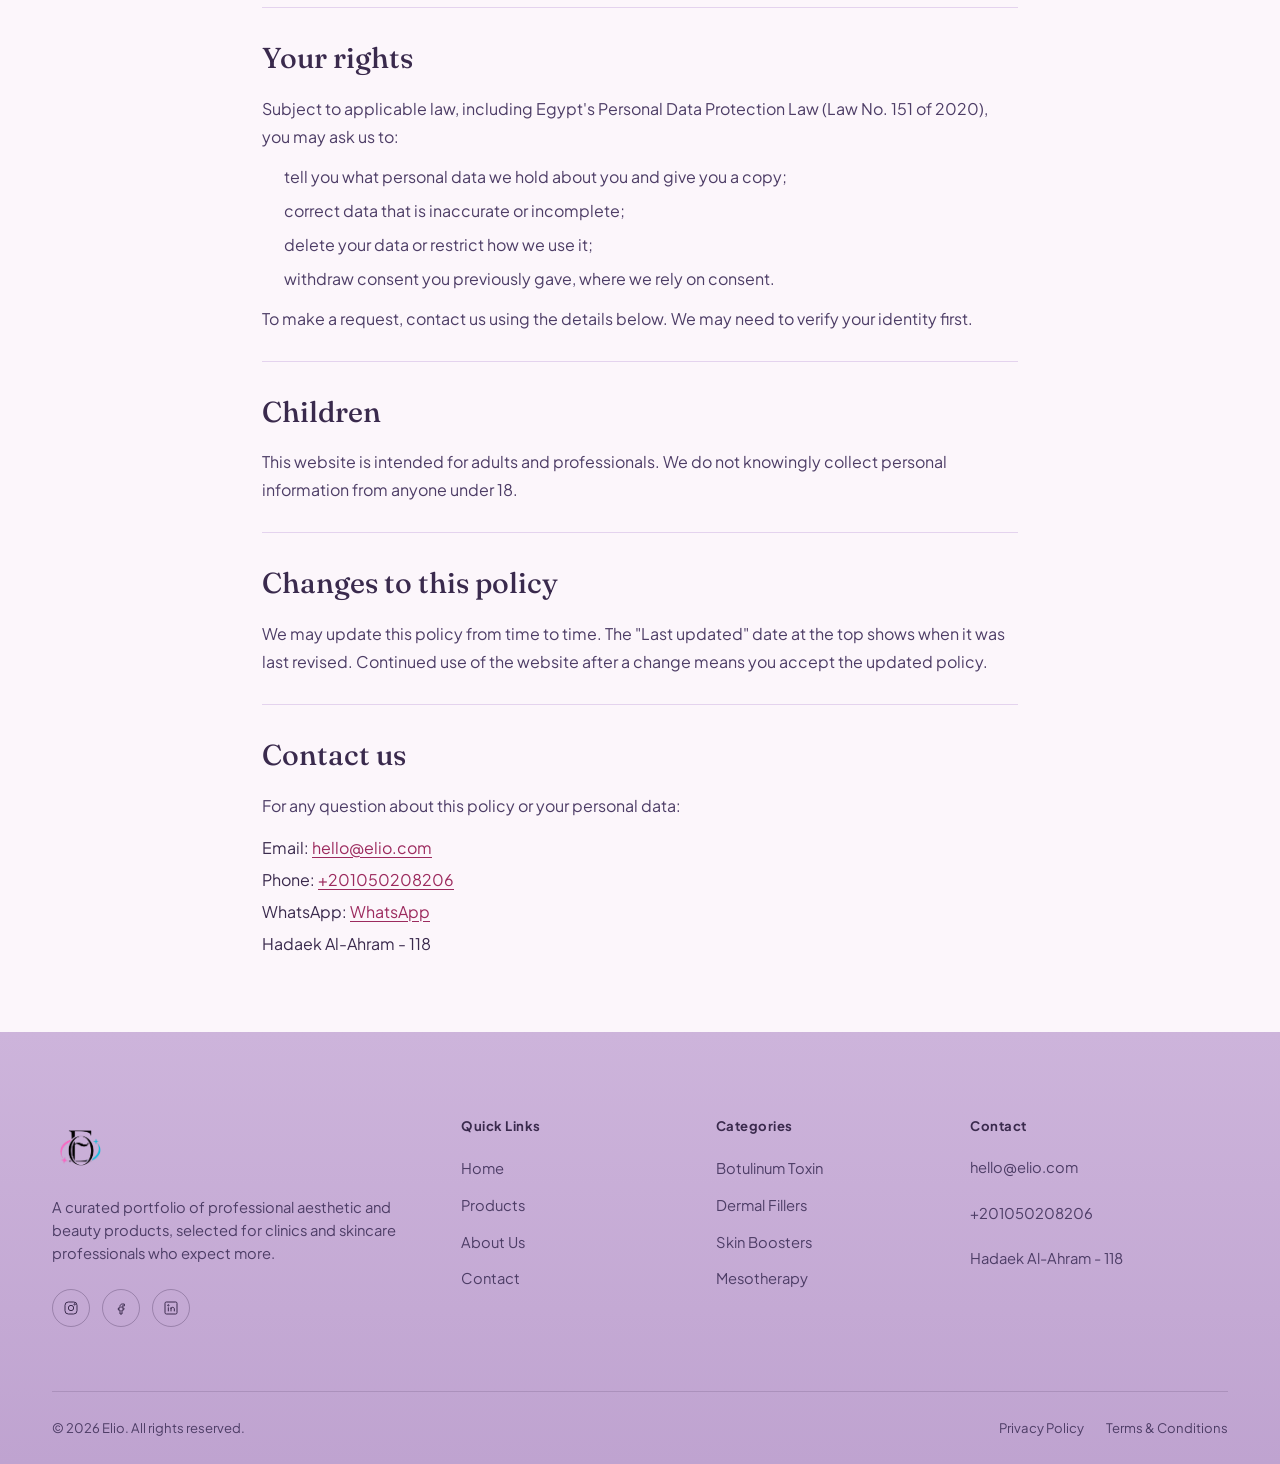
<file: privacy.html>
<!DOCTYPE html>
<html lang="en">
<head>
<meta charset="UTF-8">
<meta name="viewport" content="width=device-width, initial-scale=1.0">
<title data-i18n="privacy_policy_elio">Privacy Policy — Elio</title>
<meta name="description" content="How Elio collects, uses and protects your personal information when you browse the catalog and place order requests." data-i18n-content="how_elio_collects_uses_and_protects">
<link rel="icon" type="image/png" href="img/logo.png">
<!-- First-visit loader (must stay before the stylesheets) -->
<!-- Language engine (must stay first: sets lang/dir before anything paints) -->
<script src="js/i18n.js"></script>
<script src="js/i18n-strings.js"></script>
<script src="js/loader.js"></script>
<link rel="stylesheet" href="css/style.css">
<link rel="stylesheet" href="css/responsive.css">
<link rel="stylesheet" href="css/privacy.css">
<link rel="stylesheet" href="css/rtl.css">
</head>
<body>

<header class="site-header">
  <div class="container site-header__inner">
    <a href="index.html" class="brand-mark brand-mark--logo" aria-label="Elio"><img src="img/logo.png" alt="Elio" class="brand-logo"><span class="brand-mark__text js-brand-name">Elio</span></a>
    <nav class="main-nav" aria-label="Primary" data-i18n-aria-label="primary">
      <div class="nav-item"><a href="index.html" data-i18n="home">Home</a></div>
      <div class="nav-item"><a href="products.html" data-i18n="products">Products</a></div>
      <div class="nav-item nav-item--categories">
        <a href="products.html" data-i18n="categories">Categories</a>
        <div class="mega-menu js-nav-categories" aria-label="Categories" data-i18n-aria-label="categories"></div>
      </div>
      <div class="nav-item"><a href="about.html" data-i18n="about_us">About Us</a></div>
      <div class="nav-item"><a href="contact.html" data-i18n="contact">Contact</a></div>
    </nav>
    <div class="nav-actions">
      <button type="button" class="lang-toggle" data-lang-toggle aria-label="Switch language to Arabic" title="العربية"><span class="lang-toggle__text">عربي</span></button>
      <button class="icon-btn js-open-search" aria-label="Search products" data-i18n-aria-label="search_products">
        <svg viewBox="0 0 24 24" fill="none" stroke="currentColor" stroke-width="1.6"><circle cx="11" cy="11" r="7"/><line x1="21" y1="21" x2="16.65" y2="16.65"/></svg>
      </button>
      <a href="cart.html" class="icon-btn" aria-label="View cart" data-i18n-aria-label="view_cart">
        <svg viewBox="0 0 24 24" fill="none" stroke="currentColor" stroke-width="1.6"><circle cx="9" cy="21" r="1.3"/><circle cx="18" cy="21" r="1.3"/><path d="M2.5 3h2.4l2.3 12.4a2 2 0 002 1.6h8.6a2 2 0 002-1.6L21 7H6"/></svg>
        <span class="cart-count js-cart-count">0</span>
      </a>
      <button class="nav-toggle" aria-label="Open menu" aria-expanded="false" data-i18n-aria-label="open_menu"><span></span><span></span><span></span></button>
    </div>
  </div>
</header>

<nav class="mobile-nav" aria-label="Mobile" data-i18n-aria-label="mobile">
  <a href="index.html" data-i18n="home">Home</a>
  <a href="products.html" data-i18n="products">Products</a>
  <a href="about.html" data-i18n="about_us">About Us</a>
  <a href="contact.html" data-i18n="contact">Contact</a>
  <div class="mobile-nav__categories js-nav-categories"></div>
</nav>

<!-- ============================= LEGAL HERO ============================= -->
<section class="about-hero">
  <div class="container">
    <div class="breadcrumbs"><a href="index.html" data-i18n="home">Home</a><span>/</span><span data-i18n="privacy_policy">Privacy Policy</span></div>
    <h1 data-i18n="privacy_policy">Privacy Policy</h1>
    <p data-i18n="how_we_collect_use_and_protect">How we collect, use and protect your information when you use our website.</p>
  </div>
</section>

<!-- ============================= LEGAL CONTENT ============================= -->
<section class="section section--tight">
  <div class="container legal" id="legal-content">
    <p class="legal__updated">Last updated: September 21, 2026</p>
    <nav class="legal__toc" aria-label="On this page">
      <h3>On this page</h3>
      <ol><li><a href="#who">Who we are</a></li><li><a href="#collect">Information we collect</a></li><li><a href="#use">How we use your information</a></li><li><a href="#sharing">Who we share it with</a></li><li><a href="#storage">Local storage and how to clear it</a></li><li><a href="#retention">How long we keep information</a></li><li><a href="#security">Security</a></li><li><a href="#rights">Your rights</a></li><li><a href="#children">Children</a></li><li><a href="#changes">Changes to this policy</a></li><li><a href="#contact">Contact us</a></li></ol>
    </nav>
    <section class="legal__section" id="who"><h2>Who we are</h2><p><span class="js-brand-name">Elio</span> ("we", "us", "our") is a supplier of professional aesthetic and beauty products for clinics and skincare professionals. This Privacy Policy explains what personal information we collect through this website, why we collect it, and the choices you have.</p>
<p>By using the website you acknowledge that you have read this policy. If you do not agree with it, please do not submit your personal details through the site.</p></section><section class="legal__section" id="collect"><h2>Information we collect</h2><p>This website does not require an account, and we only collect what you choose to give us or what your browser shares automatically.</p>
<h3>Information you provide</h3>
<ul>
<li><strong>Order details</strong> — when you use the cart and choose "Request via WhatsApp", the form asks for your full name, phone / WhatsApp number, delivery address and, optionally, order notes. The message that opens in WhatsApp also lists the products and quantities in your cart.</li>
<li><strong>Enquiries</strong> — anything you send us by WhatsApp, email or phone, including product questions.</li>
</ul>
<h3>Information stored on your own device</h3>
<p>To make the site work, your browser's local storage keeps (a) the contents of your cart and (b) the checkout details you typed, so you don't have to re-enter them next time. This information stays in your browser. It is not sent to our servers, and we cannot see it unless you send it to us in an order message.</p>
<h3>Technical information</h3>
<p>Like any website, the servers that deliver its files (and the third-party services listed below) may automatically receive technical data such as your IP address, browser type, device type and the pages requested.</p>
<p>We do not use advertising cookies, and we do not currently use analytics or tracking tools on this website.</p></section><section class="legal__section" id="use"><h2>How we use your information</h2><ul>
<li>To receive, review and confirm your order request, including checking availability and arranging delivery.</li>
<li>To contact you about your order or answer your questions.</li>
<li>To verify that a purchaser is a licensed professional where the product requires it (see the Terms &amp; Conditions).</li>
<li>To keep the website secure and working properly.</li>
<li>To meet legal, tax and regulatory obligations.</li>
</ul>
<p>We do not sell your personal information, and we do not use it for automated decision-making.</p></section><section class="legal__section" id="sharing"><h2>Who we share it with</h2><p>We share information only where needed to run the service:</p>
<ul>
<li><strong>WhatsApp (Meta)</strong> — your order is sent to us through WhatsApp, so it is handled under WhatsApp's own terms and privacy policy.</li>
<li><strong>Delivery and logistics partners</strong> — your name, phone number and address, only to deliver your order.</li>
<li><strong>Authorities and professional advisers</strong> — when the law requires it, or to protect our legal rights.</li>
</ul>
<p>The website also loads resources from third parties, which may see your IP address when your browser requests them: <strong>Google Fonts</strong> (typefaces) and the hosts of some product and category images. Links to social networks (Instagram, Facebook, LinkedIn) take you to sites we do not control.</p></section><section class="legal__section" id="storage"><h2>Local storage and how to clear it</h2><p>The site saves two items in your browser: your cart and your saved checkout details. You can remove them at any time by clearing this site's data in your browser settings. Removing items from the cart, or clearing site data, does not affect any order you have already sent us.</p>
<p><button type="button" class="btn btn--outline legal__clear" id="clear-local-data">Clear my saved cart &amp; details</button><span class="legal__clear-msg" id="clear-local-msg" role="status"></span></p></section><section class="legal__section" id="retention"><h2>How long we keep information</h2><p>We keep order and enquiry details for as long as needed to fulfil the order, handle any follow-up or complaint, and meet our accounting and legal obligations. After that we delete or anonymise them.</p></section><section class="legal__section" id="security"><h2>Security</h2><p>We take reasonable steps to protect the information we hold. However, no method of transmission over the internet or of electronic storage is completely secure, so we cannot guarantee absolute security. Please avoid sending sensitive information (such as payment card numbers) in a WhatsApp message.</p></section><section class="legal__section" id="rights"><h2>Your rights</h2><p>Subject to applicable law, including Egypt's Personal Data Protection Law (Law No. 151 of 2020), you may ask us to:</p>
<ul>
<li>tell you what personal data we hold about you and give you a copy;</li>
<li>correct data that is inaccurate or incomplete;</li>
<li>delete your data or restrict how we use it;</li>
<li>withdraw consent you previously gave, where we rely on consent.</li>
</ul>
<p>To make a request, contact us using the details below. We may need to verify your identity first.</p></section><section class="legal__section" id="children"><h2>Children</h2><p>This website is intended for adults and professionals. We do not knowingly collect personal information from anyone under 18.</p></section><section class="legal__section" id="changes"><h2>Changes to this policy</h2><p>We may update this policy from time to time. The "Last updated" date at the top shows when it was last revised. Continued use of the website after a change means you accept the updated policy.</p></section><section class="legal__section" id="contact"><h2>Contact us</h2><p>For any question about this policy or your personal data:</p>
<address class="legal__contact">Email: <a class="js-contact-email" href="#"></a><br>Phone: <a class="js-contact-phone" href="#"></a><br>WhatsApp: <a class="js-contact-whatsapp" href="#" target="_blank" rel="noopener">WhatsApp</a><br><span class="js-contact-location"></span></address></section>
  </div>
</section>

<footer class="site-footer">
  <div class="container">
    <div class="footer-grid">
      <div class="footer-brand">
        <span class="brand-mark brand-mark--logo footer-logo"><img src="img/logo.png" alt="Elio" class="brand-logo brand-logo--footer"></span>
        <p class="js-brand-desc"></p>
        <div class="footer-social">
          <a href="https://www.instagram.com/elio.cosmetics" class="js-social-instagram" aria-label="Instagram"><svg viewBox="0 0 24 24" fill="none" stroke="currentColor" stroke-width="1.5"><rect x="3" y="3" width="18" height="18" rx="5"/><circle cx="12" cy="12" r="4"/><circle cx="17.5" cy="6.5" r="1"/></svg></a>
          <a href="https://www.facebook.com/elio.cosmetic/" class="js-social-facebook" aria-label="Facebook"><svg viewBox="0 0 24 24" fill="none" stroke="currentColor" stroke-width="1.5"><path d="M14 9h3V6h-3c-2 0-3.5 1.5-3.5 3.5V12H8v3h2.5v6h3v-6H16l.5-3h-3V9.8c0-.5.3-.8.8-.8z"/></svg></a>
          <a href="#" class="js-social-linkedin" aria-label="LinkedIn"><svg viewBox="0 0 24 24" fill="none" stroke="currentColor" stroke-width="1.5"><rect x="3" y="3" width="18" height="18" rx="2"/><circle cx="8" cy="8" r="1"/><path d="M8 11v6M12 11v6M12 13.5c0-1.5 1-2.5 2.5-2.5s2.5 1 2.5 2.5V17"/></svg></a>
        </div>
      </div>
      <div class="footer-col">
        <h4 data-i18n="quick_links">Quick Links</h4>
        <ul>
          <li><a href="index.html" data-i18n="home">Home</a></li>
          <li><a href="products.html" data-i18n="products">Products</a></li>
          <li><a href="about.html" data-i18n="about_us">About Us</a></li>
          <li><a href="contact.html" data-i18n="contact">Contact</a></li>
        </ul>
      </div>
      <div class="footer-col">
        <h4 data-i18n="categories">Categories</h4>
        <ul class="js-footer-categories"></ul>
      </div>
      <div class="footer-col">
        <h4 data-i18n="contact">Contact</h4>
        <address>
          <a class="js-contact-email" href="#"></a><br><br>
          <a class="js-contact-phone" href="#"></a><br><br>
          <span class="js-contact-location"></span>
        </address>
      </div>
    </div>
    <div class="footer-bottom">
      <span>&copy; <span class="js-year"></span> <span class="js-brand-name">Elio</span>. <span data-i18n="all_rights_reserved">All rights reserved.</span></span>
      <div class="footer-bottom__links">
        <a href="privacy.html" data-i18n="privacy_policy">Privacy Policy</a>
        <a href="terms.html" data-i18n="terms_conditions">Terms &amp; Conditions</a>
      </div>
    </div>
  </div>
</footer>

<button class="back-to-top" aria-label="Back to top" data-i18n-aria-label="back_to_top">
  <svg viewBox="0 0 24 24" fill="none" stroke="currentColor" stroke-width="2"><path d="M12 19V5M5 12l7-7 7 7"/></svg>
</button>

<div class="search-overlay" id="search-overlay" aria-hidden="true">
  <div class="search-overlay__panel">
    <div class="search-overlay__top">
      <form class="search-overlay__form" id="search-overlay-form">
        <input type="text" id="search-overlay-input" placeholder="Search products, brands, categories…" autocomplete="off" data-i18n-placeholder="search_products_brands_categories">
        <button type="button" class="search-overlay__clear" id="search-overlay-clear" aria-label="Clear search" data-i18n-aria-label="clear_search">&times;</button>
      </form>
      <button class="search-overlay__close" id="search-overlay-close" aria-label="Close search" data-i18n-aria-label="close_search">&times;</button>
    </div>
    <p class="search-overlay__count" id="search-overlay-count" data-i18n="start_typing_to_search_products_brands">Start typing to search products, brands and categories.</p>
    <div class="search-overlay__results" id="search-overlay-results"></div>
  </div>
</div>

<script src="js/config.js"></script>
<script src="js/prices.js"></script>
<script src="js/products.js"></script>
<script src="js/products-ar.js"></script>
<script src="js/app.js"></script>
<script src="js/search.js"></script>
<script src="js/legal-ar.js"></script>
<script src="js/privacy.js"></script>
</body>
</html>
</file>
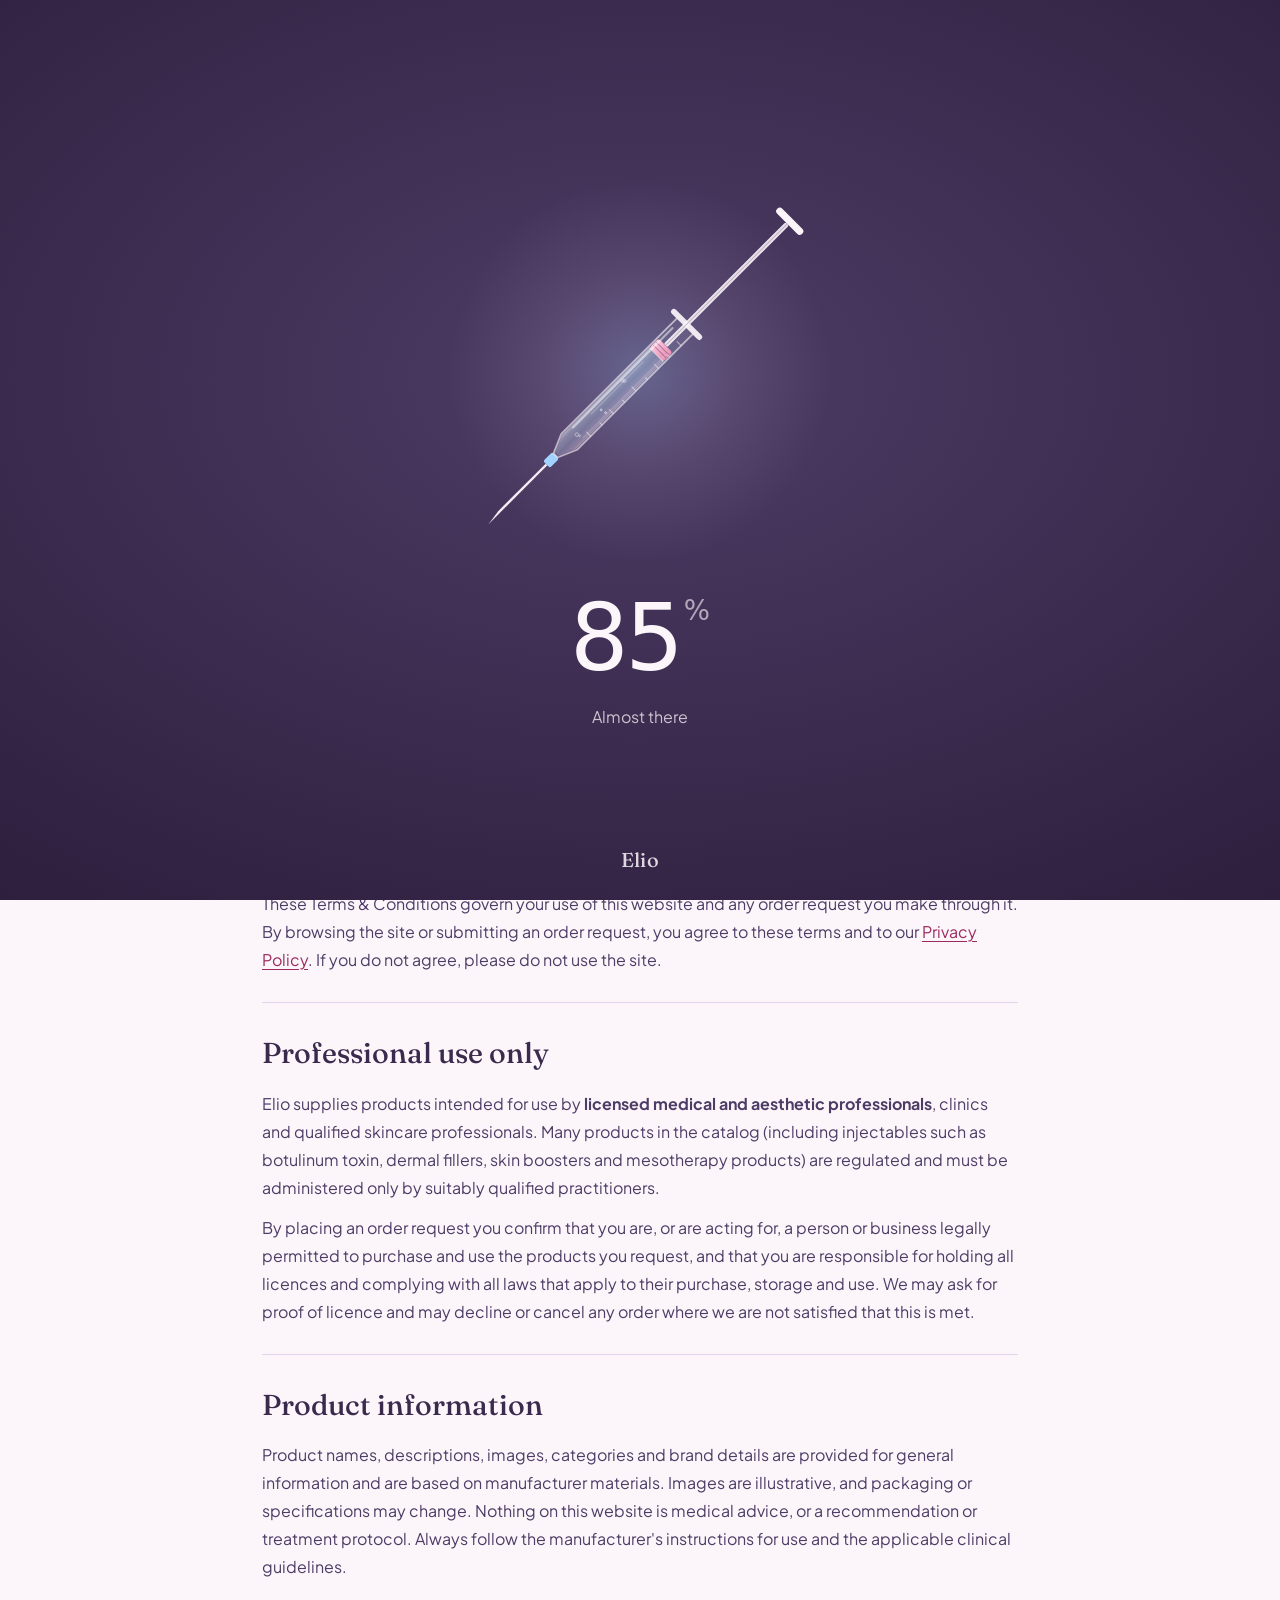
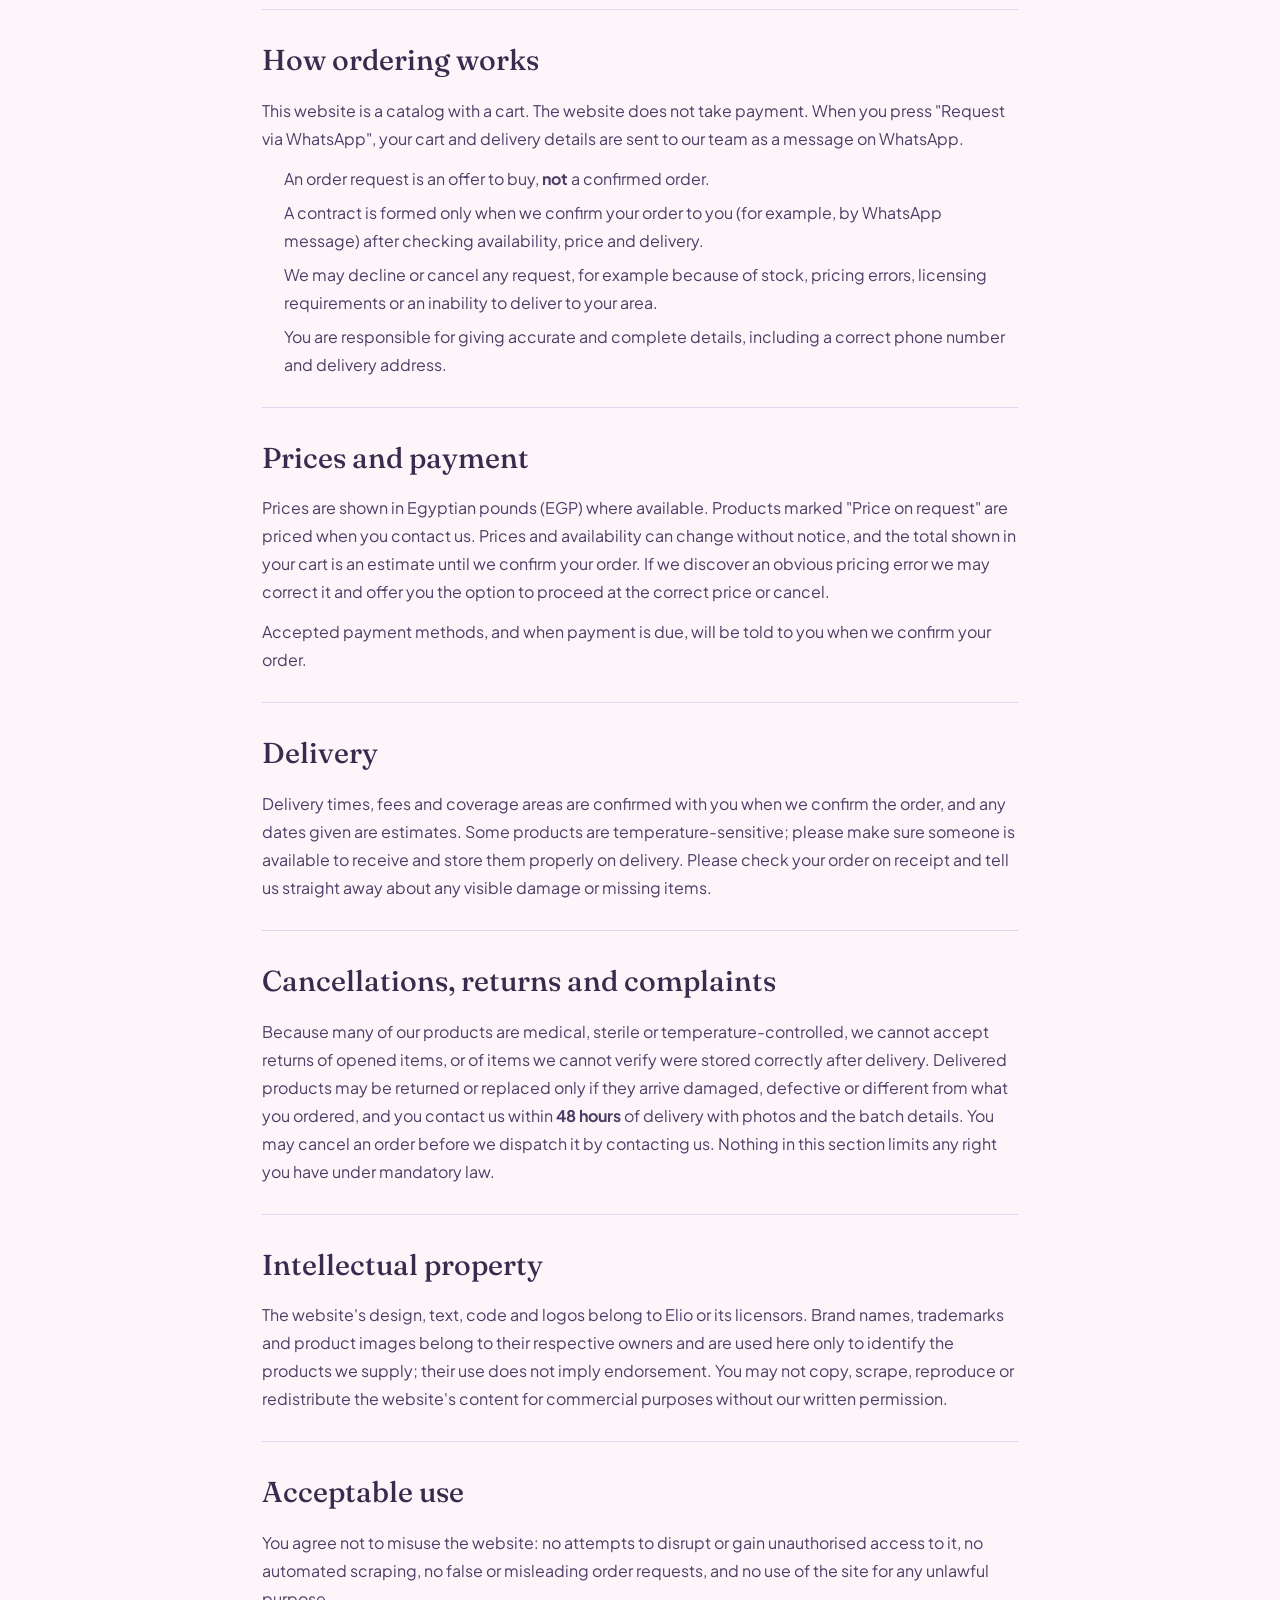
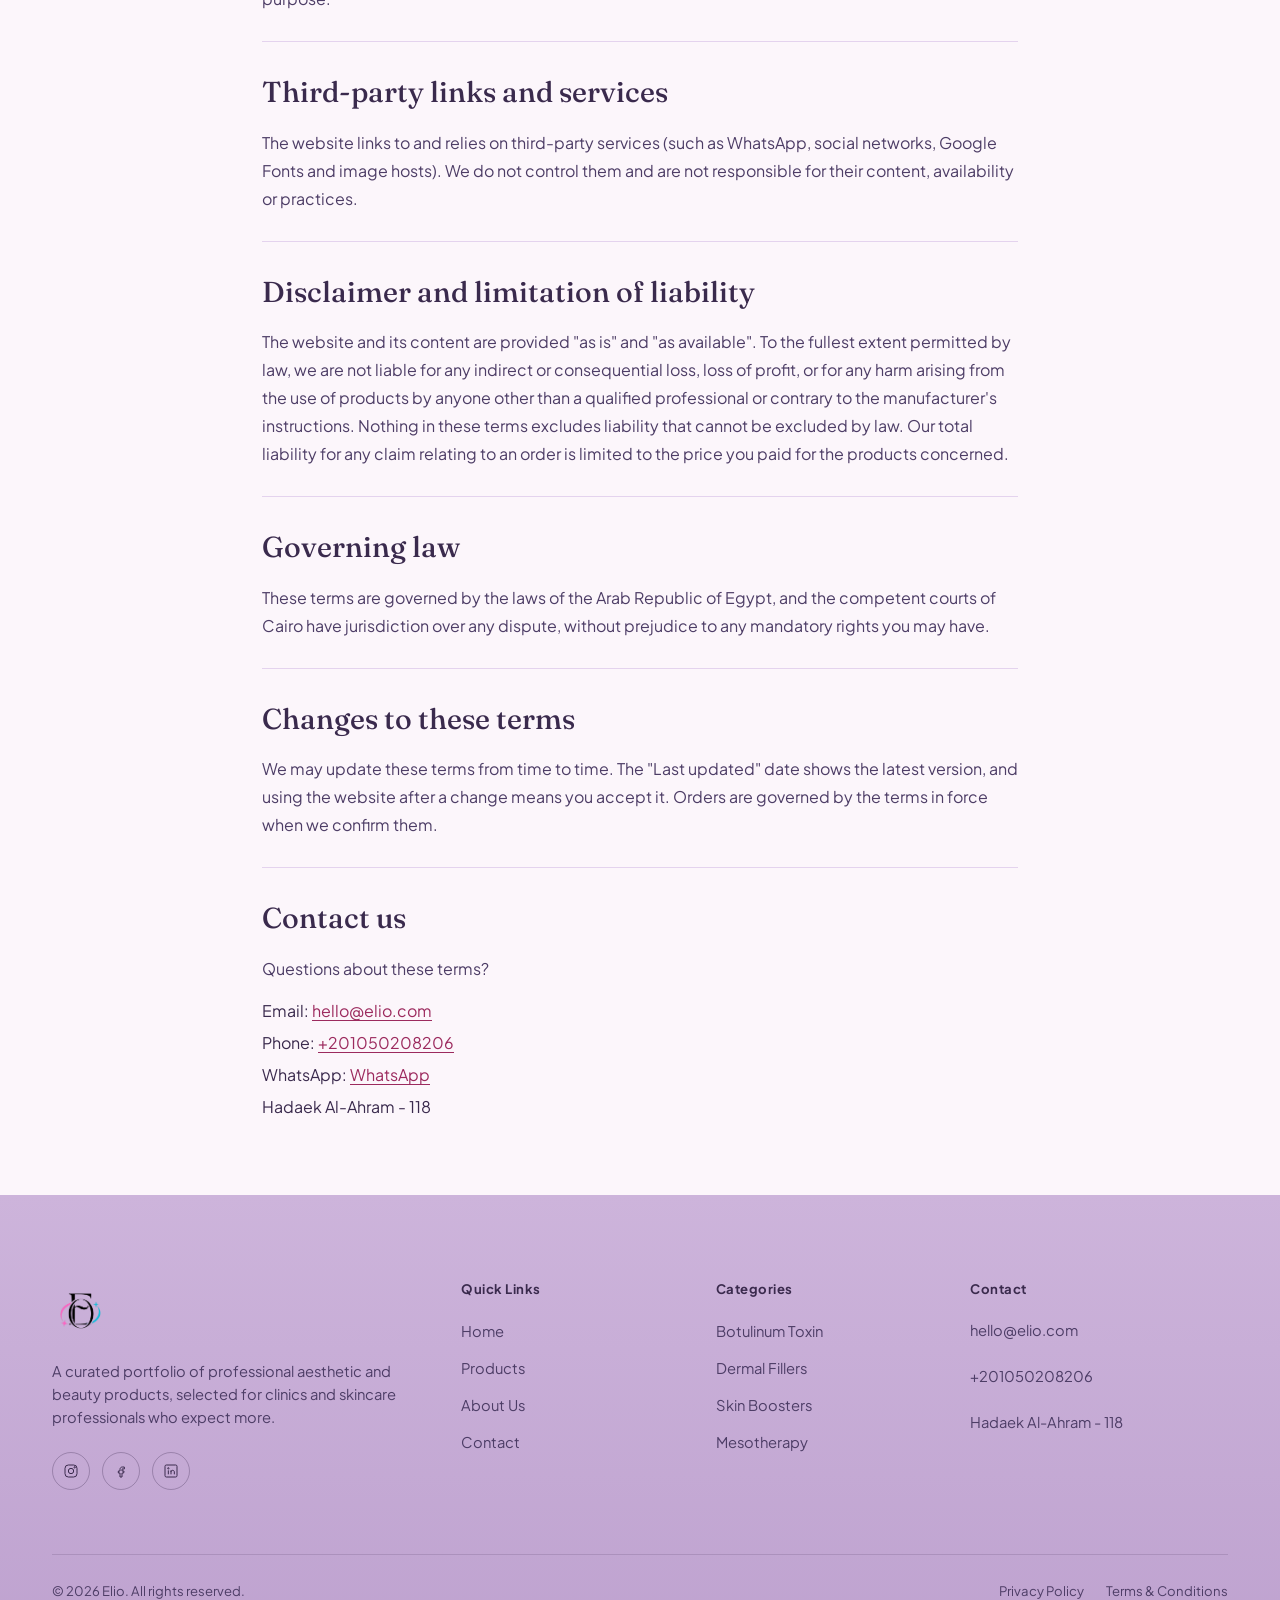
<file: terms.html>
<!DOCTYPE html>
<html lang="en">
<head>
<meta charset="UTF-8">
<meta name="viewport" content="width=device-width, initial-scale=1.0">
<title data-i18n="terms_conditions_elio">Terms & Conditions — Elio</title>
<meta name="description" content="The terms and conditions for using the Elio website and requesting professional aesthetic products." data-i18n-content="the_terms_and_conditions_for_using">
<link rel="icon" type="image/png" href="img/logo.png">
<!-- First-visit loader (must stay before the stylesheets) -->
<!-- Language engine (must stay first: sets lang/dir before anything paints) -->
<script src="js/i18n.js"></script>
<script src="js/i18n-strings.js"></script>
<script src="js/loader.js"></script>
<link rel="stylesheet" href="css/style.css">
<link rel="stylesheet" href="css/responsive.css">
<link rel="stylesheet" href="css/terms.css">
<link rel="stylesheet" href="css/rtl.css">
</head>
<body>

<header class="site-header">
  <div class="container site-header__inner">
    <a href="index.html" class="brand-mark brand-mark--logo" aria-label="Elio"><img src="img/logo.png" alt="Elio" class="brand-logo"><span class="brand-mark__text js-brand-name">Elio</span></a>
    <nav class="main-nav" aria-label="Primary" data-i18n-aria-label="primary">
      <div class="nav-item"><a href="index.html" data-i18n="home">Home</a></div>
      <div class="nav-item"><a href="products.html" data-i18n="products">Products</a></div>
      <div class="nav-item nav-item--categories">
        <a href="products.html" data-i18n="categories">Categories</a>
        <div class="mega-menu js-nav-categories" aria-label="Categories" data-i18n-aria-label="categories"></div>
      </div>
      <div class="nav-item"><a href="about.html" data-i18n="about_us">About Us</a></div>
      <div class="nav-item"><a href="contact.html" data-i18n="contact">Contact</a></div>
    </nav>
    <div class="nav-actions">
      <button type="button" class="lang-toggle" data-lang-toggle aria-label="Switch language to Arabic" title="العربية"><span class="lang-toggle__text">عربي</span></button>
      <button class="icon-btn js-open-search" aria-label="Search products" data-i18n-aria-label="search_products">
        <svg viewBox="0 0 24 24" fill="none" stroke="currentColor" stroke-width="1.6"><circle cx="11" cy="11" r="7"/><line x1="21" y1="21" x2="16.65" y2="16.65"/></svg>
      </button>
      <a href="cart.html" class="icon-btn" aria-label="View cart" data-i18n-aria-label="view_cart">
        <svg viewBox="0 0 24 24" fill="none" stroke="currentColor" stroke-width="1.6"><circle cx="9" cy="21" r="1.3"/><circle cx="18" cy="21" r="1.3"/><path d="M2.5 3h2.4l2.3 12.4a2 2 0 002 1.6h8.6a2 2 0 002-1.6L21 7H6"/></svg>
        <span class="cart-count js-cart-count">0</span>
      </a>
      <button class="nav-toggle" aria-label="Open menu" aria-expanded="false" data-i18n-aria-label="open_menu"><span></span><span></span><span></span></button>
    </div>
  </div>
</header>

<nav class="mobile-nav" aria-label="Mobile" data-i18n-aria-label="mobile">
  <a href="index.html" data-i18n="home">Home</a>
  <a href="products.html" data-i18n="products">Products</a>
  <a href="about.html" data-i18n="about_us">About Us</a>
  <a href="contact.html" data-i18n="contact">Contact</a>
  <div class="mobile-nav__categories js-nav-categories"></div>
</nav>

<!-- ============================= LEGAL HERO ============================= -->
<section class="about-hero">
  <div class="container">
    <div class="breadcrumbs"><a href="index.html" data-i18n="home">Home</a><span>/</span><span data-i18n="terms_conditions">Terms &amp; Conditions</span></div>
    <h1 data-i18n="terms_conditions">Terms &amp; Conditions</h1>
    <p data-i18n="the_terms_that_apply_when_you">The terms that apply when you browse our catalog and request an order.</p>
  </div>
</section>

<!-- ============================= LEGAL CONTENT ============================= -->
<section class="section section--tight">
  <div class="container legal" id="legal-content">
    <p class="legal__updated">Last updated: September 21, 2026</p>
    <nav class="legal__toc" aria-label="On this page">
      <h3>On this page</h3>
      <ol><li><a href="#acceptance">Acceptance of these terms</a></li><li><a href="#professional">Professional use only</a></li><li><a href="#info">Product information</a></li><li><a href="#orders">How ordering works</a></li><li><a href="#prices">Prices and payment</a></li><li><a href="#delivery">Delivery</a></li><li><a href="#returns">Cancellations, returns and complaints</a></li><li><a href="#ip">Intellectual property</a></li><li><a href="#use">Acceptable use</a></li><li><a href="#links">Third-party links and services</a></li><li><a href="#liability">Disclaimer and limitation of liability</a></li><li><a href="#law">Governing law</a></li><li><a href="#changes">Changes to these terms</a></li><li><a href="#contact">Contact us</a></li></ol>
    </nav>
    <section class="legal__section" id="acceptance"><h2>Acceptance of these terms</h2><p>These Terms &amp; Conditions govern your use of this website and any order request you make through it. By browsing the site or submitting an order request, you agree to these terms and to our <a href="privacy.html">Privacy Policy</a>. If you do not agree, please do not use the site.</p></section><section class="legal__section" id="professional"><h2>Professional use only</h2><p><span class="js-brand-name">Elio</span> supplies products intended for use by <strong>licensed medical and aesthetic professionals</strong>, clinics and qualified skincare professionals. Many products in the catalog (including injectables such as botulinum toxin, dermal fillers, skin boosters and mesotherapy products) are regulated and must be administered only by suitably qualified practitioners.</p>
<p>By placing an order request you confirm that you are, or are acting for, a person or business legally permitted to purchase and use the products you request, and that you are responsible for holding all licences and complying with all laws that apply to their purchase, storage and use. We may ask for proof of licence and may decline or cancel any order where we are not satisfied that this is met.</p></section><section class="legal__section" id="info"><h2>Product information</h2><p>Product names, descriptions, images, categories and brand details are provided for general information and are based on manufacturer materials. Images are illustrative, and packaging or specifications may change. Nothing on this website is medical advice, or a recommendation or treatment protocol. Always follow the manufacturer's instructions for use and the applicable clinical guidelines.</p></section><section class="legal__section" id="orders"><h2>How ordering works</h2><p>This website is a catalog with a cart. The website does not take payment. When you press "Request via WhatsApp", your cart and delivery details are sent to our team as a message on WhatsApp.</p>
<ul>
<li>An order request is an offer to buy, <strong>not</strong> a confirmed order.</li>
<li>A contract is formed only when we confirm your order to you (for example, by WhatsApp message) after checking availability, price and delivery.</li>
<li>We may decline or cancel any request, for example because of stock, pricing errors, licensing requirements or an inability to deliver to your area.</li>
<li>You are responsible for giving accurate and complete details, including a correct phone number and delivery address.</li>
</ul></section><section class="legal__section" id="prices"><h2>Prices and payment</h2><p>Prices are shown in Egyptian pounds (EGP) where available. Products marked "Price on request" are priced when you contact us. Prices and availability can change without notice, and the total shown in your cart is an estimate until we confirm your order. If we discover an obvious pricing error we may correct it and offer you the option to proceed at the correct price or cancel.</p>
<p>Accepted payment methods, and when payment is due, will be told to you when we confirm your order.</p></section><section class="legal__section" id="delivery"><h2>Delivery</h2><p>Delivery times, fees and coverage areas are confirmed with you when we confirm the order, and any dates given are estimates. Some products are temperature-sensitive; please make sure someone is available to receive and store them properly on delivery. Please check your order on receipt and tell us straight away about any visible damage or missing items.</p></section><section class="legal__section" id="returns"><h2>Cancellations, returns and complaints</h2><p>Because many of our products are medical, sterile or temperature-controlled, we cannot accept returns of opened items, or of items we cannot verify were stored correctly after delivery. Delivered products may be returned or replaced only if they arrive damaged, defective or different from what you ordered, and you contact us within <strong>48 hours</strong> of delivery with photos and the batch details. You may cancel an order before we dispatch it by contacting us. Nothing in this section limits any right you have under mandatory law.</p></section><section class="legal__section" id="ip"><h2>Intellectual property</h2><p>The website's design, text, code and logos belong to <span class="js-brand-name">Elio</span> or its licensors. Brand names, trademarks and product images belong to their respective owners and are used here only to identify the products we supply; their use does not imply endorsement. You may not copy, scrape, reproduce or redistribute the website's content for commercial purposes without our written permission.</p></section><section class="legal__section" id="use"><h2>Acceptable use</h2><p>You agree not to misuse the website: no attempts to disrupt or gain unauthorised access to it, no automated scraping, no false or misleading order requests, and no use of the site for any unlawful purpose.</p></section><section class="legal__section" id="links"><h2>Third-party links and services</h2><p>The website links to and relies on third-party services (such as WhatsApp, social networks, Google Fonts and image hosts). We do not control them and are not responsible for their content, availability or practices.</p></section><section class="legal__section" id="liability"><h2>Disclaimer and limitation of liability</h2><p>The website and its content are provided "as is" and "as available". To the fullest extent permitted by law, we are not liable for any indirect or consequential loss, loss of profit, or for any harm arising from the use of products by anyone other than a qualified professional or contrary to the manufacturer's instructions. Nothing in these terms excludes liability that cannot be excluded by law. Our total liability for any claim relating to an order is limited to the price you paid for the products concerned.</p></section><section class="legal__section" id="law"><h2>Governing law</h2><p>These terms are governed by the laws of the Arab Republic of Egypt, and the competent courts of Cairo have jurisdiction over any dispute, without prejudice to any mandatory rights you may have.</p></section><section class="legal__section" id="changes"><h2>Changes to these terms</h2><p>We may update these terms from time to time. The "Last updated" date shows the latest version, and using the website after a change means you accept it. Orders are governed by the terms in force when we confirm them.</p></section><section class="legal__section" id="contact"><h2>Contact us</h2><p>Questions about these terms?</p>
<address class="legal__contact">Email: <a class="js-contact-email" href="#"></a><br>Phone: <a class="js-contact-phone" href="#"></a><br>WhatsApp: <a class="js-contact-whatsapp" href="#" target="_blank" rel="noopener">WhatsApp</a><br><span class="js-contact-location"></span></address></section>
  </div>
</section>

<footer class="site-footer">
  <div class="container">
    <div class="footer-grid">
      <div class="footer-brand">
        <span class="brand-mark brand-mark--logo footer-logo"><img src="img/logo.png" alt="Elio" class="brand-logo brand-logo--footer"></span>
        <p class="js-brand-desc"></p>
        <div class="footer-social">
          <a href="https://www.instagram.com/elio.cosmetics" class="js-social-instagram" aria-label="Instagram"><svg viewBox="0 0 24 24" fill="none" stroke="currentColor" stroke-width="1.5"><rect x="3" y="3" width="18" height="18" rx="5"/><circle cx="12" cy="12" r="4"/><circle cx="17.5" cy="6.5" r="1"/></svg></a>
          <a href="https://www.facebook.com/elio.cosmetic/" class="js-social-facebook" aria-label="Facebook"><svg viewBox="0 0 24 24" fill="none" stroke="currentColor" stroke-width="1.5"><path d="M14 9h3V6h-3c-2 0-3.5 1.5-3.5 3.5V12H8v3h2.5v6h3v-6H16l.5-3h-3V9.8c0-.5.3-.8.8-.8z"/></svg></a>
          <a href="#" class="js-social-linkedin" aria-label="LinkedIn"><svg viewBox="0 0 24 24" fill="none" stroke="currentColor" stroke-width="1.5"><rect x="3" y="3" width="18" height="18" rx="2"/><circle cx="8" cy="8" r="1"/><path d="M8 11v6M12 11v6M12 13.5c0-1.5 1-2.5 2.5-2.5s2.5 1 2.5 2.5V17"/></svg></a>
        </div>
      </div>
      <div class="footer-col">
        <h4 data-i18n="quick_links">Quick Links</h4>
        <ul>
          <li><a href="index.html" data-i18n="home">Home</a></li>
          <li><a href="products.html" data-i18n="products">Products</a></li>
          <li><a href="about.html" data-i18n="about_us">About Us</a></li>
          <li><a href="contact.html" data-i18n="contact">Contact</a></li>
        </ul>
      </div>
      <div class="footer-col">
        <h4 data-i18n="categories">Categories</h4>
        <ul class="js-footer-categories"></ul>
      </div>
      <div class="footer-col">
        <h4 data-i18n="contact">Contact</h4>
        <address>
          <a class="js-contact-email" href="#"></a><br><br>
          <a class="js-contact-phone" href="#"></a><br><br>
          <span class="js-contact-location"></span>
        </address>
      </div>
    </div>
    <div class="footer-bottom">
      <span>&copy; <span class="js-year"></span> <span class="js-brand-name">Elio</span>. <span data-i18n="all_rights_reserved">All rights reserved.</span></span>
      <div class="footer-bottom__links">
        <a href="privacy.html" data-i18n="privacy_policy">Privacy Policy</a>
        <a href="terms.html" data-i18n="terms_conditions">Terms &amp; Conditions</a>
      </div>
    </div>
  </div>
</footer>

<button class="back-to-top" aria-label="Back to top" data-i18n-aria-label="back_to_top">
  <svg viewBox="0 0 24 24" fill="none" stroke="currentColor" stroke-width="2"><path d="M12 19V5M5 12l7-7 7 7"/></svg>
</button>

<div class="search-overlay" id="search-overlay" aria-hidden="true">
  <div class="search-overlay__panel">
    <div class="search-overlay__top">
      <form class="search-overlay__form" id="search-overlay-form">
        <input type="text" id="search-overlay-input" placeholder="Search products, brands, categories…" autocomplete="off" data-i18n-placeholder="search_products_brands_categories">
        <button type="button" class="search-overlay__clear" id="search-overlay-clear" aria-label="Clear search" data-i18n-aria-label="clear_search">&times;</button>
      </form>
      <button class="search-overlay__close" id="search-overlay-close" aria-label="Close search" data-i18n-aria-label="close_search">&times;</button>
    </div>
    <p class="search-overlay__count" id="search-overlay-count" data-i18n="start_typing_to_search_products_brands">Start typing to search products, brands and categories.</p>
    <div class="search-overlay__results" id="search-overlay-results"></div>
  </div>
</div>

<script src="js/config.js"></script>
<script src="js/prices.js"></script>
<script src="js/products.js"></script>
<script src="js/products-ar.js"></script>
<script src="js/app.js"></script>
<script src="js/search.js"></script>
<script src="js/legal-ar.js"></script>
<script src="js/terms.js"></script>
</body>
</html>
</file>
<file: css/style.css>
/* =========================================================================
   Elio— CORE STYLESHEET
   Design tokens + component styles. Breakpoint overrides live in
   responsive.css so this file stays the single source of visual truth.
   ========================================================================= */

@import url('https://fonts.googleapis.com/css2?family=Fraunces:ital,opsz,wght@0,9..144,340;0,9..144,480;0,9..144,560;1,9..144,420&family=Plus+Jakarta+Sans:wght@400;500;600;700&display=swap');

/* ---------------------------------------------------------------------
   TOKENS
   --------------------------------------------------------------------- */
:root {
  /* Palette */
  /* Pastel Dreamland Adventure — the 5 core colours */
  --lavender:  #CDB4DB;
  --pink-soft: #FFC8DD;
  --pink:      #FFAFCC;
  --sky-soft:  #BDE0FE;
  --sky:       #A2D2FF;

  /* Semantic roles (same names as before, so the rest of the CSS keeps working) */
  --ivory: #FCF6FB;         /* page background — a whisper of pink */
  --white: #FFFFFF;
  --charcoal: #3A2A4D;      /* deep plum — main text (readable on every pastel) */
  --charcoal-soft: #4D3D66; /* secondary text */
  --taupe: #A2D2FF;         /* secondary accent — sky blue */
  --taupe-line: #E4D3EE;    /* hairlines / borders */
  --accent: #FFAFCC;        /* primary accent — pink (fills, lines, badges) */
  --accent-dark: #9C2A5E;   /* deep pink — for accent TEXT / hover text (contrast) */
  --accent-tint: #FFE4EE;   /* soft pink wash */

  /* Type */
  --font-display: 'Fraunces', 'Georgia', serif;
  --font-body: 'Plus Jakarta Sans', -apple-system, BlinkMacSystemFont, sans-serif;

  /* Layout */
  --container: 1240px;
  --gutter: 32px;
  --radius-s: 3px;
  --radius-m: 6px;
  --header-h: 84px;

  /* Carved / glass surfaces */
  --radius-btn: 16px;
  --radius-card: 20px;
  --glass-blur: 14px;
  --carve-light: rgba(255,255,255,0.55);
  --carve-shadow: rgba(58,42,77,0.35);

  /* Motion */
  --ease: cubic-bezier(.4, 0, .2, 1);
}

/* ---------------------------------------------------------------------
   RESET / BASE
   --------------------------------------------------------------------- */
*, *::before, *::after { box-sizing: border-box; }
html { scroll-behavior: smooth; }
body {
  margin: 0;
  font-family: var(--font-body);
  color: var(--charcoal);
  background: var(--ivory);
  -webkit-font-smoothing: antialiased;
  line-height: 1.55;
}
body.no-scroll { overflow: hidden; }

img { max-width: 100%; display: block; }
a { color: inherit; text-decoration: none; }
button { font-family: inherit; cursor: pointer; }
ul { list-style: none; margin: 0; padding: 0; }
h1, h2, h3, h4, p { margin: 0; }
input, select, textarea, button { font-size: 1rem; }

:focus-visible {
  outline: 2px solid var(--accent-dark);
  outline-offset: 2px;
}

@media (prefers-reduced-motion: reduce) {
  *, *::before, *::after { animation-duration: 0.01ms !important; transition-duration: 0.01ms !important; scroll-behavior: auto !important; }
}

.container {
  max-width: var(--container);
  margin: 0 auto;
  padding: 0 var(--gutter);
}

.section {
  padding: 112px 0;
}
.section--tight { padding: 72px 0; }
.section--charcoal { background: linear-gradient(135deg, var(--lavender) 0%, var(--sky-soft) 100%); color: var(--charcoal); }
.section--taupe { background: var(--accent-tint); }

.section__head {
  max-width: 640px;
  margin-bottom: 56px;
}
.section__eyebrow-line {
  width: 44px;
  height: 2px;
  background: var(--accent);
  margin-bottom: 20px;
}
.section--charcoal .section__eyebrow-line { background: var(--charcoal); }
.section__head h2 {
  font-family: var(--font-display);
  font-weight: 480;
  font-size: clamp(2rem, 2.6vw, 2.9rem);
  letter-spacing: -0.01em;
  line-height: 1.15;
}
.section__head p {
  margin-top: 16px;
  font-size: 1.05rem;
  color: var(--charcoal-soft);
  max-width: 52ch;
}
.section--charcoal .section__head p { color: var(--charcoal-soft); }

.section__head-row {
  display: flex;
  justify-content: space-between;
  align-items: flex-end;
  gap: 24px;
  flex-wrap: wrap;
}

/* ---------------------------------------------------------------------
   BUTTONS
   --------------------------------------------------------------------- */
.btn {
  display: inline-flex;
  align-items: center;
  justify-content: center;
  gap: 10px;
  padding: 15px 30px;
  font-size: 0.95rem;
  font-weight: 600;
  letter-spacing: 0.01em;
  border-radius: var(--radius-btn);
  border: 1px solid transparent;
  backdrop-filter: blur(var(--glass-blur));
  -webkit-backdrop-filter: blur(var(--glass-blur));
  transition: background var(--ease) .2s, color var(--ease) .2s, border-color var(--ease) .2s, transform var(--ease) .2s, box-shadow var(--ease) .2s;
  white-space: nowrap;
}
.btn--primary {
  background: linear-gradient(180deg, var(--pink-soft), var(--pink));
  color: var(--charcoal);
  border-color: rgba(255,255,255,0.7);
  box-shadow:
    inset 0 1px 0 rgba(255,255,255,0.75),
    inset 0 -3px 6px rgba(214,90,140,0.25),
    0 10px 20px rgba(58,42,77,0.16);
}
.btn--primary:hover {
  background: linear-gradient(180deg, var(--sky-soft), var(--sky));
  box-shadow:
    inset 0 1px 0 rgba(255,255,255,0.8),
    inset 0 -3px 8px rgba(70,120,190,0.28),
    0 12px 24px rgba(58,42,77,0.18);
}
.btn--outline {
  background: rgba(255,255,255,0.35);
  color: var(--charcoal);
  border-color: rgba(255,255,255,0.55);
  box-shadow:
    inset 0 1px 0 rgba(255,255,255,0.7),
    inset 0 -2px 6px rgba(214,90,140,0.08),
    0 8px 16px rgba(58,42,77,0.1);
}
.btn--outline:hover {
  background: var(--lavender);
  color: var(--charcoal);
  box-shadow:
    inset 0 1px 0 rgba(255,255,255,0.55),
    inset 0 -3px 7px rgba(120,80,150,0.22),
    0 10px 20px rgba(58,42,77,0.16);
}
.section--charcoal .btn--outline {
  color: var(--charcoal);
  border-color: rgba(58,42,77,0.3);
  background: rgba(255,255,255,0.4);
  box-shadow:
    inset 0 1px 0 rgba(255,255,255,0.7),
    inset 0 -2px 6px rgba(120,80,150,0.12),
    0 8px 16px rgba(58,42,77,0.12);
}
.section--charcoal .btn--outline:hover { background: var(--white); color: var(--charcoal); box-shadow: inset 0 1px 0 rgba(255,255,255,0.8), 0 8px 16px rgba(58,42,77,0.16); }
.btn--small { padding: 8px 14px; font-size: 0.8rem; width: 100%; border-radius: 12px; }
.btn--block { width: 100%; }
.btn:active {
  transform: translateY(1px);
  box-shadow:
    inset 0 2px 6px rgba(58,42,77,0.25),
    inset 0 -1px 0 rgba(255,255,255,0.3);
}

/* ---------------------------------------------------------------------
   HEADER / NAVIGATION
   --------------------------------------------------------------------- */
.site-header {
  position: sticky;
  top: 0;
  z-index: 500;
  background: rgba(252, 246, 251, 0.92);
  backdrop-filter: blur(10px);
  border-bottom: 1px solid transparent;
  transition: border-color .25s var(--ease), box-shadow .25s var(--ease);
}
.site-header.is-scrolled {
  border-bottom-color: var(--taupe-line);
  box-shadow: 0 8px 24px rgba(58,42,77, 0.04);
}
.site-header__inner {
  height: var(--header-h);
  display: flex;
  align-items: center;
  justify-content: space-between;
  gap: 24px;
}

.brand-mark {
  font-family: var(--font-display);
  font-size: 1.5rem;
  font-weight: 480;
  letter-spacing: 0.02em;
}

.brand-mark--logo {
  display: inline-flex;
  align-items: center;
  gap: 10px;
}
.brand-logo {
  display: block;
  height: 44px;
  width: auto;
}
.brand-logo--footer {
  height: 56px;
}
.brand-mark__text {
  font-family: var(--font-display);
  font-size: 1.5rem;
  font-weight: 480;
  letter-spacing: 0.02em;
  color: var(--charcoal);
}

.main-nav {
  display: flex;
  align-items: center;
  gap: 4px;
}
.nav-item { position: relative; }
.nav-item > a {
  display: inline-block;
  padding: 10px 16px;
  font-size: 0.95rem;
  font-weight: 500;
  color: var(--charcoal-soft);
  transition: color .2s var(--ease);
}
.nav-item > a:hover { color: var(--accent-dark); }

.nav-actions {
  display: flex;
  align-items: center;
  gap: 6px;
}
.icon-btn {
  position: relative;
  width: 44px;
  height: 44px;
  display: flex;
  align-items: center;
  justify-content: center;
  border-radius: 50%;
  background: rgba(255,255,255,0.4);
  backdrop-filter: blur(var(--glass-blur));
  -webkit-backdrop-filter: blur(var(--glass-blur));
  border: 1px solid rgba(255,255,255,0.55);
  color: var(--charcoal);
  box-shadow:
    inset 0 1px 0 rgba(255,255,255,0.7),
    inset 0 -2px 5px rgba(214,90,140,0.08),
    0 6px 14px rgba(58,42,77,0.1);
  transition: background .2s var(--ease), box-shadow .2s var(--ease), transform .15s var(--ease);
}
.icon-btn:hover {
  background: var(--pink);
  color: var(--charcoal);
  box-shadow:
    inset 0 1px 0 rgba(255,255,255,0.6),
    inset 0 -3px 7px rgba(214,90,140,0.25),
    0 8px 18px rgba(58,42,77,0.16);
}
.icon-btn:active { transform: translateY(1px); }
.icon-btn svg { width: 20px; height: 20px; }
.cart-count {
  position: absolute;
  top: 4px;
  right: 4px;
  min-width: 16px;
  height: 16px;
  padding: 0 3px;
  border-radius: 50%;
  background: var(--accent);
  color: var(--charcoal);
  font-size: 0.62rem;
  font-weight: 700;
  display: none;
  align-items: center;
  justify-content: center;
  line-height: 1;
}
.cart-count.is-visible { display: flex; }

.nav-toggle {
  display: none;
  width: 42px;
  height: 42px;
  border: none;
  background: transparent;
  flex-direction: column;
  justify-content: center;
  align-items: center;
  gap: 5px;
}
.nav-toggle span {
  width: 22px;
  height: 2px;
  background: var(--charcoal);
  transition: transform .2s var(--ease), opacity .2s var(--ease);
}

/* Mega menu */
.mega-menu {
  position: absolute;
  top: calc(100% + 14px);
  left: 50%;
  transform: translateX(-50%) translateY(6px);
  width: 640px;
  background: rgba(255,255,255,0.7);
  backdrop-filter: blur(var(--glass-blur));
  -webkit-backdrop-filter: blur(var(--glass-blur));
  border: 1px solid rgba(255,255,255,0.7);
  border-radius: var(--radius-card);
  box-shadow:
    inset 0 1px 0 rgba(255,255,255,0.8),
    inset 0 -6px 14px rgba(214,90,140,0.05),
    0 24px 48px rgba(58,42,77,0.14);
  padding: 28px;
  display: grid;
  grid-template-columns: repeat(2, 1fr);
  gap: 6px;
  opacity: 0;
  visibility: hidden;
  transition: opacity .2s var(--ease), transform .2s var(--ease), visibility .2s;
}
.nav-item--categories.is-open .mega-menu {
  opacity: 1;
  visibility: visible;
  transform: translateX(-50%) translateY(0);
}
.mega-menu__link {
  padding: 12px 14px;
  border-radius: var(--radius-s);
  font-size: 0.94rem;
  color: var(--charcoal-soft);
  transition: background .2s var(--ease), color .2s var(--ease);
}
.mega-menu__link:hover { background: var(--accent-tint); color: var(--accent-dark); }

/* Mobile nav */
.mobile-nav {
  position: fixed;
  inset: 0;
  top: var(--header-h);
  background: var(--ivory);
  z-index: 400;
  transform: translateX(100%);
  transition: transform .3s var(--ease);
  overflow-y: auto;
  padding: 24px var(--gutter) 40px;
}
.mobile-nav.is-open { transform: translateX(0); }
.mobile-nav a {
  display: block;
  padding: 16px 4px;
  font-size: 1.15rem;
  font-family: var(--font-display);
  border-bottom: 1px solid var(--taupe-line);
}
.mobile-nav__categories {
  margin-top: 8px;
  padding-left: 12px;
}
.mobile-nav__categories a {
  font-family: var(--font-body);
  font-size: 0.98rem;
  font-weight: 500;
  padding: 12px 4px;
  border-bottom: none;
  color: var(--charcoal-soft);
}

/* ---------------------------------------------------------------------
   HERO
   --------------------------------------------------------------------- */
.hero {
  position: relative;
  min-height: 92vh;
  display: flex;
  align-items: flex-end;
  color: var(--ivory);
  overflow: hidden;
}
.hero__media {
  position: absolute;
  inset: 0;
  z-index: 0;
}
.hero__media img {
  width: 100%;
  height: 100%;
  object-fit: cover;
  filter: grayscale(22%) sepia(6%) saturate(96%);
}
.hero__scrim {
  position: absolute;
  inset: 0;
  background: linear-gradient(180deg, rgba(58,42,77,0.20) 0%, rgba(58,42,77,0.15) 40%, rgba(58,42,77,0.86) 100%);
}
.hero__content {
  position: relative;
  z-index: 1;
  padding-bottom: 88px;
  max-width: 760px;
}
.hero__eyebrow {
  font-size: 0.9rem;
  letter-spacing: 0.02em;
  color: var(--taupe);
  margin-bottom: 22px;
}
.hero__title {
  font-family: var(--font-display);
  font-weight: 480;
  font-size: clamp(2.6rem, 5.4vw, 4.6rem);
  line-height: 1.06;
  letter-spacing: -0.01em;
}
.hero__desc {
  margin-top: 26px;
  font-size: 1.12rem;
  max-width: 46ch;
  color: #F6EDFA;
}
.hero__actions {
  margin-top: 40px;
  display: flex;
  gap: 16px;
  flex-wrap: wrap;
}
.hero__actions .btn--outline { border-color: rgba(252,246,251,0.55); color: var(--ivory); }
.hero__actions .btn--outline:hover { background: var(--ivory); color: var(--charcoal); }

/* ---------------------------------------------------------------------
   PRODUCT GRID + CARDS
   --------------------------------------------------------------------- */
.product-grid {
  display: grid;
  grid-template-columns: repeat(auto-fill, minmax(200px, 1fr));
  gap: 20px;
}

/* Single scrollable row (used for Best Sellers) */
.product-row {
  display: flex;
  flex-wrap: nowrap;
  overflow-x: auto;
  gap: 18px;
  padding-bottom: 10px;
  scroll-snap-type: x mandatory;
  scrollbar-width: thin;
  scrollbar-color: var(--taupe-line) transparent;
}
.product-row .product-card {
  flex: 0 0 220px;
  scroll-snap-align: start;
}
.product-card {
  background: rgba(255,255,255,0.55);
  backdrop-filter: blur(var(--glass-blur));
  -webkit-backdrop-filter: blur(var(--glass-blur));
  border: 1px solid rgba(255,255,255,0.6);
  border-radius: var(--radius-card);
  overflow: hidden;
  display: flex;
  flex-direction: column;
  box-shadow:
    inset 0 1px 0 rgba(255,255,255,0.7),
    inset 0 -8px 18px rgba(214,90,140,0.05),
    0 16px 32px rgba(58,42,77,0.08);
  transition: box-shadow .25s var(--ease), transform .25s var(--ease);
}
.product-card:hover {
  box-shadow:
    inset 0 1px 0 rgba(255,255,255,0.8),
    inset 0 -10px 22px rgba(214,90,140,0.07),
    0 24px 44px rgba(58,42,77,0.14);
  transform: translateY(-3px);
}
.product-card.is-revealing { animation: cardReveal .5s var(--ease); }
@keyframes cardReveal {
  from { opacity: 0; transform: translateY(10px); }
  to { opacity: 1; transform: translateY(0); }
}
.product-card__media {
  position: relative;
  aspect-ratio: 4 / 5;
  background: var(--accent-tint);
  overflow: hidden;
}
.product-card__media img {
  width: 100%; height: 100%; object-fit: cover;
  filter: grayscale(12%) sepia(3%);
  transition: transform .5s var(--ease);
}
.product-card:hover .product-card__media img { transform: scale(1.045); }
.product-badge {
  position: absolute;
  top: 12px;
  left: 12px;
  padding: 6px 11px;
  font-size: 0.7rem;
  font-weight: 700;
  letter-spacing: 0.03em;
  border-radius: 2px;
  background: var(--lavender);
  color: var(--charcoal);
}
.product-badge--featured { background: var(--accent); }
.cart-btn {
  position: absolute;
  top: 10px;
  right: 10px;
  width: 36px;
  height: 36px;
  border-radius: 50%;
  border: 1px solid rgba(255,255,255,0.6);
  background: rgba(255,255,255,0.55);
  backdrop-filter: blur(var(--glass-blur));
  -webkit-backdrop-filter: blur(var(--glass-blur));
  box-shadow:
    inset 0 1px 0 rgba(255,255,255,0.75),
    inset 0 -2px 4px rgba(214,90,140,0.1),
    0 6px 12px rgba(58,42,77,0.15);
  display: flex;
  align-items: center;
  justify-content: center;
  color: var(--charcoal);
  transition: background .2s var(--ease), color .2s var(--ease), transform .15s var(--ease), box-shadow .2s var(--ease);
}
.cart-btn svg { fill: none; stroke: currentColor; stroke-width: 1.6; }
.cart-btn:hover { transform: scale(1.06); }
.cart-btn.is-active { color: var(--accent-dark); }
.cart-btn.is-active svg { fill: rgba(255,175,204,0.65); }

.product-card__body {
  padding: 14px 14px 16px;
  display: flex;
  flex-direction: column;
  gap: 6px;
  flex: 1;
}
.product-card__eyebrow {
  font-size: 0.68rem;
  color: var(--charcoal-soft);
  text-transform: uppercase;
  letter-spacing: 0.04em;
}
.product-card__title {
  font-family: var(--font-display);
  font-size: 0.96rem;
  font-weight: 480;
  line-height: 1.28;
}
.product-card__view { margin-top: auto; }

.empty-state {
  grid-column: 1 / -1;
  text-align: center;
  padding: 80px 20px;
  background: rgba(255,255,255,0.4);
  backdrop-filter: blur(var(--glass-blur));
  -webkit-backdrop-filter: blur(var(--glass-blur));
  border: 1px dashed rgba(162,210,255,0.95);
  border-radius: var(--radius-card);
  box-shadow: inset 0 2px 8px rgba(58,42,77,0.06);
}
.empty-state__title {
  font-family: var(--font-display);
  font-size: 1.4rem;
}
.empty-state__body {
  margin-top: 10px;
  color: var(--charcoal-soft);
}

/* ---------------------------------------------------------------------
   WHY CHOOSE US
   --------------------------------------------------------------------- */
.value-grid {
  display: grid;
  grid-template-columns: repeat(4, 1fr);
  gap: 1px;
  background: rgba(58,42,77,0.16);
  border-top: 1px solid rgba(58,42,77,0.16);
  border-bottom: 1px solid rgba(58,42,77,0.16);
}
.value-item {
  background: var(--ivory);
  padding: 40px 32px;
}
.value-item__icon {
  width: 40px; height: 40px;
  margin-bottom: 22px;
  color: var(--accent-dark);
}
.value-item h3 {
  font-family: var(--font-display);
  font-size: 1.15rem;
  font-weight: 480;
  margin-bottom: 10px;
}
.value-item p {
  font-size: 0.92rem;
  color: var(--charcoal-soft);
}

/* ---------------------------------------------------------------------
   SPLIT LAYOUT (used on About Us)
   --------------------------------------------------------------------- */
.split {
  display: grid;
  grid-template-columns: 0.9fr 1.1fr;
  gap: 64px;
  align-items: center;
}
.split--reverse { grid-template-columns: 1.1fr 0.9fr; }
.split--reverse .split__media { order: 2; }
.split__media img {
  width: 100%;
  aspect-ratio: 4/5;
  object-fit: cover;
  border-radius: var(--radius-m);
  filter: grayscale(15%) sepia(4%);
}
.split__eyebrow-line { width: 44px; height: 2px; background: var(--accent); margin-bottom: 20px; }
.split__body h2 {
  font-family: var(--font-display);
  font-weight: 480;
  font-size: clamp(1.9rem, 2.4vw, 2.6rem);
  line-height: 1.16;
}
.split__body p {
  margin-top: 20px;
  color: var(--charcoal-soft);
  max-width: 50ch;
}
.split__body .btn { margin-top: 30px; }

/* ---------------------------------------------------------------------
   CONTACT CTA (homepage band)
   --------------------------------------------------------------------- */
.contact-cta {
  text-align: center;
  padding: 100px 0;
}
.contact-cta h2 {
  font-family: var(--font-display);
  font-weight: 480;
  font-size: clamp(2rem, 3.4vw, 3.1rem);
  max-width: 16ch;
  margin: 0 auto;
  line-height: 1.16;
}
.contact-cta p {
  margin: 20px auto 0;
  max-width: 46ch;
  color: var(--charcoal-soft);
}
.contact-cta .btn { margin-top: 34px; }

/* ---------------------------------------------------------------------
   FOOTER
   --------------------------------------------------------------------- */
.site-footer {
  background: linear-gradient(180deg, var(--lavender) 0%, #BFA3D0 100%);
  color: var(--charcoal);
  padding: 84px 0 0;
}
.footer-grid {
  display: grid;
  grid-template-columns: 1.4fr 0.8fr 0.8fr 1fr;
  gap: 48px;
  padding-bottom: 64px;
  border-bottom: 1px solid rgba(58,42,77,0.16);
}
.footer-brand .brand-mark { color: var(--charcoal); }
.footer-brand p {
  margin-top: 18px;
  max-width: 34ch;
  font-size: 0.92rem;
  color: var(--charcoal-soft);
}
.footer-social {
  display: flex;
  gap: 12px;
  margin-top: 24px;
}
.footer-social a {
  width: 38px; height: 38px;
  border: 1px solid rgba(58,42,77,0.3);
  border-radius: 50%;
  display: flex; align-items: center; justify-content: center;
  transition: background .2s var(--ease), border-color .2s var(--ease);
}
.footer-social a:hover { background: var(--accent); border-color: var(--accent); }
.footer-social svg { width: 16px; height: 16px; }

.footer-col h4 {
  font-size: 0.82rem;
  letter-spacing: 0.04em;
  color: var(--charcoal);
  margin-bottom: 20px;
}
.footer-col ul li { margin-bottom: 12px; }
.footer-col a { font-size: 0.92rem; color: var(--charcoal-soft); transition: color .2s var(--ease); }
.footer-col a:hover { color: var(--charcoal); text-decoration: underline; text-underline-offset: 3px; }
.footer-col address { font-style: normal; font-size: 0.92rem; color: var(--charcoal-soft); }

.footer-bottom {
  display: flex;
  justify-content: space-between;
  align-items: center;
  padding: 26px 0;
  font-size: 0.82rem;
  color: var(--charcoal-soft);
  flex-wrap: wrap;
  gap: 12px;
}
.footer-bottom__links { display: flex; gap: 22px; }

/* ---------------------------------------------------------------------
   BACK TO TOP
   --------------------------------------------------------------------- */
.back-to-top {
  position: fixed;
  right: 24px;
  bottom: 24px;
  width: 50px;
  height: 50px;
  border-radius: 50%;
  background: linear-gradient(180deg, var(--pink-soft), var(--pink));
  backdrop-filter: blur(var(--glass-blur));
  -webkit-backdrop-filter: blur(var(--glass-blur));
  color: var(--charcoal);
  border: 1px solid rgba(255,255,255,0.7);
  box-shadow:
    inset 0 1px 0 rgba(255,255,255,0.75),
    inset 0 -3px 6px rgba(214,90,140,0.25),
    0 10px 20px rgba(58,42,77,0.2);
  display: flex;
  align-items: center;
  justify-content: center;
  opacity: 0;
  visibility: hidden;
  transform: translateY(10px);
  transition: opacity .25s var(--ease), transform .25s var(--ease), visibility .25s, box-shadow .2s var(--ease);
  z-index: 300;
}
.back-to-top:active { transform: translateY(11px); }
.back-to-top.is-visible { opacity: 1; visibility: visible; transform: translateY(0); }
.back-to-top svg { width: 18px; height: 18px; }

/* ---------------------------------------------------------------------
   PAGE HEADER (interior pages)
   --------------------------------------------------------------------- */
.page-header {
  padding: 64px 0 48px;
  border-bottom: 1px solid var(--taupe-line);
}
.breadcrumbs {
  display: flex;
  gap: 8px;
  font-size: 0.85rem;
  color: var(--charcoal-soft);
  margin-bottom: 18px;
}
.breadcrumbs a { color: var(--charcoal-soft); }
.breadcrumbs a:hover { color: var(--accent-dark); }
.page-header h1 {
  font-family: var(--font-display);
  font-weight: 480;
  font-size: clamp(2.2rem, 3.4vw, 3.2rem);
}
.page-header p { margin-top: 14px; max-width: 60ch; color: var(--charcoal-soft); }

/* ---------------------------------------------------------------------
   PRODUCTS PAGE LAYOUT
   --------------------------------------------------------------------- */
.catalog {
  display: grid;
  grid-template-columns: 260px 1fr;
  gap: 48px;
  padding: 56px 0 100px;
  align-items: start;
}

.catalog-toolbar {
  display: flex;
  align-items: center;
  justify-content: space-between;
  gap: 20px;
  margin-bottom: 24px;
  flex-wrap: wrap;
}
.catalog-search {
  position: relative;
  flex: 1;
  min-width: 220px;
  max-width: 360px;
}
.catalog-search input {
  width: 100%;
  padding: 12px 16px 12px 40px;
  border: 1px solid var(--taupe-line);
  border-radius: var(--radius-s);
  background: var(--white);
}
.catalog-search svg {
  position: absolute;
  left: 14px;
  top: 50%;
  transform: translateY(-50%);
  width: 16px; height: 16px;
  color: var(--charcoal-soft);
}
.catalog-toolbar__right {
  display: flex;
  align-items: center;
  gap: 16px;
}
.sort-select {
  padding: 12px 16px;
  border: 1px solid var(--taupe-line);
  border-radius: var(--radius-s);
  background: var(--white);
}
.result-count { font-size: 0.9rem; color: var(--charcoal-soft); white-space: nowrap; }

.filter-chips {
  display: none;
  flex-wrap: wrap;
  gap: 10px;
  margin-bottom: 26px;
}
.filter-chips.is-visible { display: flex; }
.filter-chip {
  display: inline-flex;
  align-items: center;
  gap: 8px;
  padding: 8px 14px;
  border: 1px solid var(--charcoal);
  border-radius: 999px;
  font-size: 0.82rem;
  background: var(--white);
}

.filter-sidebar {
  position: sticky;
  top: calc(var(--header-h) + 24px);
}
.filter-group {
  padding-bottom: 26px;
  margin-bottom: 26px;
  border-bottom: 1px solid var(--taupe-line);
}
.filter-group:last-child { border-bottom: none; }
.filter-group h4 {
  font-size: 0.82rem;
  letter-spacing: 0.03em;
  text-transform: uppercase;
  color: var(--charcoal-soft);
  margin-bottom: 14px;
}
.filter-pill {
  display: block;
  width: 100%;
  text-align: left;
  padding: 9px 0;
  background: none;
  border: none;
  font-size: 0.94rem;
  color: var(--charcoal-soft);
}
.filter-pill:hover { color: var(--accent-dark); }
.filter-pill.is-active { color: var(--accent-dark); font-weight: 700; }
.filter-check {
  display: flex;
  align-items: center;
  gap: 10px;
  padding: 7px 0;
  font-size: 0.94rem;
  color: var(--charcoal-soft);
}
.filter-select {
  width: 100%;
  padding: 10px 12px;
  border: 1px solid var(--taupe-line);
  border-radius: var(--radius-s);
  background: var(--white);
}
.clear-filters-btn {
  background: none;
  border: none;
  padding: 0;
  font-size: 0.88rem;
  font-weight: 700;
  color: var(--charcoal);
  text-decoration: underline;
  text-underline-offset: 3px;
}

.mobile-catalog-bar { display: none; }

.load-more-wrap {
  display: flex;
  justify-content: center;
  margin-top: 48px;
}

.filter-panel-overlay { display: none; }

#filter-apply {
  width: auto;
  min-width: 0;
  margin: 0 auto;
  padding: 9px 22px;
  font-size: 0.82rem;
}
.filter-panel__apply {
  display: flex;
  justify-content: center;
}

/* ---------------------------------------------------------------------
   MODAL (product details)
   --------------------------------------------------------------------- */
.modal {
  position: fixed;
  inset: 0;
  z-index: 900;
  display: none;
  align-items: center;
  justify-content: center;
  padding: 24px;
}
.modal.is-open { display: flex; }
.modal__backdrop {
  position: absolute;
  inset: 0;
  background: rgba(58,42,77,0.55);
  backdrop-filter: blur(2px);
}
.modal__panel {
  position: relative;
  background: rgba(255,255,255,0.75);
  backdrop-filter: blur(var(--glass-blur));
  -webkit-backdrop-filter: blur(var(--glass-blur));
  border: 1px solid rgba(255,255,255,0.7);
  border-radius: var(--radius-card);
  width: min(980px, 100%);
  max-height: 88vh;
  overflow-y: auto;
  padding: 40px;
  box-shadow:
    inset 0 1px 0 rgba(255,255,255,0.8),
    inset 0 -10px 24px rgba(214,90,140,0.05),
    0 30px 60px rgba(58,42,77,0.22);
  animation: modalIn .25s var(--ease);
}
@keyframes modalIn {
  from { opacity: 0; transform: translateY(14px) scale(0.99); }
  to { opacity: 1; transform: translateY(0) scale(1); }
}
.modal__close {
  position: absolute;
  top: 20px; right: 20px;
  width: 40px; height: 40px;
  border-radius: 50%;
  border: 1px solid rgba(255,255,255,0.6);
  background: rgba(255,255,255,0.55);
  backdrop-filter: blur(var(--glass-blur));
  -webkit-backdrop-filter: blur(var(--glass-blur));
  box-shadow:
    inset 0 1px 0 rgba(255,255,255,0.75),
    inset 0 -2px 5px rgba(214,90,140,0.08),
    0 6px 14px rgba(58,42,77,0.14);
  font-size: 1.4rem;
  line-height: 1;
  display: flex; align-items: center; justify-content: center;
  z-index: 2;
}

.modal-product {
  display: grid;
  grid-template-columns: 0.9fr 1.1fr;
  gap: 44px;
}
.modal-product__main {
  aspect-ratio: 4/5;
  border-radius: var(--radius-m);
  overflow: hidden;
  background: var(--accent-tint);
}
.modal-product__main img { width: 100%; height: 100%; object-fit: cover; filter: grayscale(12%) sepia(3%); }
.modal-product__thumbs {
  display: flex;
  gap: 10px;
  margin-top: 12px;
}
.modal-thumb {
  width: 64px; height: 64px;
  border-radius: var(--radius-s);
  overflow: hidden;
  border: 2px solid transparent;
  padding: 0;
  background: none;
}
.modal-thumb.is-active { border-color: var(--accent); }
.modal-thumb img { width: 100%; height: 100%; object-fit: cover; }

.modal-product__eyebrow {
  font-size: 0.78rem;
  text-transform: uppercase;
  letter-spacing: 0.04em;
  color: var(--charcoal-soft);
}
.modal-product__title {
  font-family: var(--font-display);
  font-weight: 480;
  font-size: 1.9rem;
  margin-top: 8px;
}
.modal-product__desc { margin-top: 18px; color: var(--charcoal-soft); }

.modal-product__specs {
  width: 100%;
  margin-top: 24px;
  border-collapse: collapse;
  font-size: 0.9rem;
}
.modal-product__specs th, .modal-product__specs td {
  text-align: left;
  padding: 10px 0;
  border-bottom: 1px solid var(--taupe-line);
}
.modal-product__specs th { width: 40%; font-weight: 600; color: var(--charcoal-soft); }

.modal-product__notice {
  margin-top: 20px;
  font-size: 0.8rem;
  color: var(--charcoal-soft);
  font-style: italic;
}
.modal-product__actions {
  margin-top: 26px;
  display: flex;
  gap: 14px;
  flex-wrap: wrap;
}

/* ---------------------------------------------------------------------
   SEARCH OVERLAY
   --------------------------------------------------------------------- */
.search-overlay {
  position: fixed;
  inset: 0;
  z-index: 950;
  display: none;
  background: rgba(58,42,77,0.5);
  backdrop-filter: blur(2px);
}
.search-overlay.is-open { display: block; }
.search-overlay__panel {
  background: rgba(252,246,251,0.82);
  backdrop-filter: blur(var(--glass-blur));
  -webkit-backdrop-filter: blur(var(--glass-blur));
  border-bottom: 1px solid rgba(255,255,255,0.5);
  border-radius: 0 0 var(--radius-card) var(--radius-card);
  padding: 32px var(--gutter) 40px;
  max-width: var(--container);
  margin: 0 auto;
  box-shadow:
    inset 0 1px 0 rgba(255,255,255,0.6),
    inset 0 -14px 28px rgba(214,90,140,0.04),
    0 30px 60px rgba(58,42,77,0.18);
  animation: modalIn .2s var(--ease);
}
.search-overlay__top {
  display: flex;
  align-items: center;
  gap: 20px;
}
.search-overlay__form { flex: 1; position: relative; }
.search-overlay__form input {
  width: 100%;
  padding: 18px 50px 18px 22px;
  border: 1px solid rgba(255,255,255,0.6);
  border-radius: 999px;
  background: rgba(255,255,255,0.5);
  backdrop-filter: blur(var(--glass-blur));
  -webkit-backdrop-filter: blur(var(--glass-blur));
  box-shadow:
    inset 0 2px 6px rgba(58,42,77,0.1),
    inset 0 -1px 0 rgba(255,255,255,0.6),
    0 8px 18px rgba(58,42,77,0.08);
  font-family: var(--font-display);
  font-size: 1.5rem;
  color: var(--charcoal);
  transition: box-shadow .2s var(--ease), background .2s var(--ease);
}
.search-overlay__form input:focus {
  background: rgba(255,255,255,0.7);
  box-shadow:
    inset 0 2px 8px rgba(58,42,77,0.14),
    inset 0 -1px 0 rgba(255,255,255,0.7),
    0 10px 22px rgba(58,42,77,0.12);
}
.search-overlay__form input::placeholder { color: var(--charcoal-soft); }
.search-overlay__clear {
  position: absolute;
  right: 18px; top: 50%; transform: translateY(-50%);
  background: none; border: none; font-size: 1.4rem; color: var(--charcoal-soft);
}
.search-overlay__close {
  width: 44px; height: 44px;
  border-radius: 50%; border: 1px solid rgba(255,255,255,0.6);
  background: rgba(255,255,255,0.55);
  backdrop-filter: blur(var(--glass-blur));
  -webkit-backdrop-filter: blur(var(--glass-blur));
  box-shadow:
    inset 0 1px 0 rgba(255,255,255,0.75),
    inset 0 -2px 5px rgba(214,90,140,0.08),
    0 6px 14px rgba(58,42,77,0.12);
  font-size: 1.3rem;
}
.search-overlay__count { margin-top: 18px; font-size: 0.88rem; color: var(--charcoal-soft); }
.search-overlay__results {
  margin-top: 18px;
  display: grid;
  grid-template-columns: repeat(2, 1fr);
  gap: 10px;
}
.search-result {
  display: flex;
  align-items: center;
  gap: 14px;
  padding: 10px;
  background: rgba(255,255,255,0.55);
  backdrop-filter: blur(var(--glass-blur));
  -webkit-backdrop-filter: blur(var(--glass-blur));
  border: 1px solid rgba(255,255,255,0.6);
  border-radius: 14px;
  box-shadow:
    inset 0 1px 0 rgba(255,255,255,0.75),
    inset 0 -3px 8px rgba(214,90,140,0.06),
    0 8px 16px rgba(58,42,77,0.08);
  text-align: left;
}
.search-result img { width: 52px; height: 52px; object-fit: cover; border-radius: var(--radius-s); filter: grayscale(12%) sepia(3%); }
.search-result__text { display: flex; flex-direction: column; gap: 3px; }
.search-result__text strong { font-size: 0.94rem; font-weight: 600; }
.search-result__text em { font-style: normal; font-size: 0.8rem; color: var(--charcoal-soft); }
.search-result--all {
  grid-column: 1 / -1;
  justify-content: center;
  font-weight: 700;
  color: var(--accent-dark);
}

/* ---------------------------------------------------------------------
   ABOUT PAGE
   --------------------------------------------------------------------- */
.about-hero {
  padding: 72px 0 56px;
  text-align: center;
}
.about-hero h1 {
  font-family: var(--font-display);
  font-weight: 480;
  font-size: clamp(2.3rem, 4vw, 3.6rem);
  line-height: 1.12;
  max-width: 20ch;
  margin: 0 auto;
}
.about-hero p { margin: 20px auto 0; color: var(--charcoal-soft); max-width: 46ch; }

.values-editorial {
  display: grid;
  grid-template-columns: repeat(2, 1fr);
  gap: 40px 48px;
}
.values-editorial__item {
  padding-top: 24px;
  border-top: 1px solid var(--taupe-line);
}
.values-editorial__item h3 {
  font-family: var(--font-display);
  font-weight: 480;
  font-size: 1.3rem;
  margin-bottom: 12px;
}
.values-editorial__item p { color: var(--charcoal-soft); }

/* ---------------------------------------------------------------------
   CART PAGE
   --------------------------------------------------------------------- */
.cart-layout {
  display: grid;
  grid-template-columns: 1fr 340px;
  gap: 48px;
  align-items: start;
}
.cart-list {
  display: flex;
  flex-direction: column;
}
.cart-item {
  display: flex;
  gap: 20px;
  padding: 20px 0;
  border-bottom: 1px solid var(--taupe-line);
}
.cart-item__media {
  flex-shrink: 0;
  width: 96px;
  aspect-ratio: 4 / 5;
  border-radius: var(--radius-s);
  overflow: hidden;
  background: var(--accent-tint);
}
.cart-item__media img { width: 100%; height: 100%; object-fit: cover; filter: grayscale(12%) sepia(3%); }
.cart-item__body {
  flex: 1;
  display: flex;
  flex-direction: column;
  gap: 6px;
  justify-content: center;
}
.cart-item__eyebrow {
  font-size: 0.68rem;
  color: var(--charcoal-soft);
  text-transform: uppercase;
  letter-spacing: 0.04em;
}
.cart-item__title {
  font-family: var(--font-display);
  font-weight: 480;
  font-size: 1.05rem;
  line-height: 1.3;
}
.cart-item__title a:hover { color: var(--accent-dark); }
.cart-item__remove {
  display: inline-flex;
  align-items: center;
  gap: 6px;
  margin-top: 6px;
  padding: 0;
  border: none;
  background: none;
  font-size: 0.82rem;
  font-weight: 600;
  color: var(--charcoal-soft);
  align-self: flex-start;
}
.cart-item__remove:hover { color: var(--accent-dark); }

.cart-summary {
  position: sticky;
  top: calc(var(--header-h) + 24px);
  background: rgba(255,255,255,0.55);
  backdrop-filter: blur(var(--glass-blur));
  -webkit-backdrop-filter: blur(var(--glass-blur));
  border: 1px solid rgba(255,255,255,0.6);
  border-radius: var(--radius-card);
  padding: 26px;
  box-shadow:
    inset 0 1px 0 rgba(255,255,255,0.75),
    inset 0 -8px 18px rgba(214,90,140,0.05),
    0 16px 32px rgba(58,42,77,0.1);
}
.cart-summary h3 {
  font-family: var(--font-display);
  font-weight: 480;
  font-size: 1.25rem;
}
.cart-summary__note {
  margin: 12px 0 22px;
  font-size: 0.88rem;
  color: var(--charcoal-soft);
}

/* ---------------------------------------------------------------------
   CONTACT PAGE
   --------------------------------------------------------------------- */
.contact-layout {
  max-width: 640px;
  margin: 0 auto;
  padding: 64px 0 110px;
}
.contact-info h2 {
  font-family: var(--font-display);
  font-weight: 480;
  font-size: 1.7rem;
  margin-bottom: 26px;
}
.contact-info-row {
  display: flex;
  gap: 16px;
  padding: 18px 0;
  border-bottom: 1px solid var(--taupe-line);
}
.contact-info-row__icon {
  width: 36px; height: 36px;
  border-radius: 50%;
  background: var(--accent-tint);
  color: var(--accent-dark);
  display: flex; align-items: center; justify-content: center;
  flex-shrink: 0;
}
.contact-info-row__icon svg { width: 16px; height: 16px; }
.contact-info-row h4 { font-size: 0.82rem; text-transform: uppercase; letter-spacing: 0.03em; color: var(--charcoal-soft); margin-bottom: 4px; }
.contact-info-row a, .contact-info-row span { font-size: 0.98rem; }
.contact-social { display: flex; gap: 12px; margin-top: 26px; }
.contact-social a {
  width: 40px; height: 40px; border-radius: 50%;
  border: 1px solid var(--taupe-line);
  display: flex; align-items: center; justify-content: center;
  transition: background .2s var(--ease), border-color .2s var(--ease), color .2s var(--ease);
}
.contact-social a:hover { background: var(--accent); border-color: var(--accent); color: var(--charcoal); }
.contact-social svg { width: 16px; height: 16px; }

.map-placeholder {
  margin-top: 30px;
  aspect-ratio: 16/6;
  border-radius: var(--radius-m);
  background: var(--accent-tint);
  display: flex;
  align-items: center;
  justify-content: center;
  color: var(--accent-dark);
  font-size: 0.9rem;
  border: 1px solid var(--taupe-line);
}

/* ---------------------------------------------------------------------
   STATS BAND (homepage, under the hero)
   Self-contained: every class is prefixed .stats-band so it cannot
   collide with existing components. Reuses the site's design tokens.
   --------------------------------------------------------------------- */
.stats-band {
  background: linear-gradient(120deg, var(--lavender) 0%, var(--pink-soft) 50%, var(--sky-soft) 100%);
  color: var(--charcoal);
}
.stats-band__grid {
  max-width: var(--container);
  margin: 0 auto;
  display: grid;
  grid-template-columns: repeat(4, 1fr);
}
.stats-band__item {
  display: flex;
  flex-direction: column;
  align-items: center;
  justify-content: center;
  gap: 6px;
  padding: 56px 20px;
  text-align: center;
  position: relative;
}
/* thin divider between items (not after the last one) */
.stats-band__item + .stats-band__item::before {
  content: "";
  position: absolute;
  left: 0; top: 30%; bottom: 30%;
  width: 1px;
  background: rgba(58,42,77,0.2);
}
.stats-band__number {
  font-family: var(--font-display);
  font-weight: 560;
  font-size: clamp(2.4rem, 3.6vw, 3.4rem);
  line-height: 1;
  letter-spacing: 0.01em;
  color: var(--accent-dark);
  font-variant-numeric: tabular-nums lining-nums;
}
.stats-band__label {
  font-size: 0.78rem;
  font-weight: 500;
  letter-spacing: 0.14em;
  text-transform: uppercase;
  color: rgba(58,42,77,0.85);
}
/* ---------------------------------------------------------------------
   PRICES + CART QUANTITY + CHECKOUT DETAILS  (added — extends the cart
   page and cards; nothing above this block was changed)
   --------------------------------------------------------------------- */
:root { --error: #B3261E; }

/* Price on product cards + modal */
.product-card__price {
  font-size: 0.92rem;
  font-weight: 700;
  color: var(--accent-dark);
  letter-spacing: 0.01em;
}
.product-card__price--request {
  font-weight: 500;
  font-style: italic;
  color: var(--charcoal-soft);
}
.modal-product__price {
  margin-top: 10px;
  font-family: var(--font-display);
  font-size: 1.45rem;
  font-weight: 560;
  color: var(--accent-dark);
}
.modal-product__price--request {
  font-size: 1.05rem;
  font-weight: 480;
  font-style: italic;
  color: var(--charcoal-soft);
}

/* Cart row: unit price, controls, line total */
.cart-item__unit {
  font-size: 0.85rem;
  font-weight: 600;
  color: var(--charcoal-soft);
}
.cart-item__controls {
  display: flex;
  align-items: center;
  flex-wrap: wrap;
  gap: 8px 18px;
  margin-top: 8px;
}
.cart-item__controls .cart-item__remove { margin-top: 0; min-height: 44px; }
.cart-item__total {
  align-self: center;
  flex-shrink: 0;
  min-width: 90px;
  text-align: right;
  font-size: 1rem;
  font-weight: 700;
  color: var(--charcoal);
  white-space: nowrap;
}

/* Quantity stepper */
.qty {
  display: inline-flex;
  align-items: center;
  background: rgba(255,255,255,0.6);
  border: 1px solid var(--taupe-line);
  border-radius: 14px;
  overflow: hidden;
}
.qty__btn {
  width: 44px;
  height: 44px;
  display: inline-flex;
  align-items: center;
  justify-content: center;
  border: none;
  background: transparent;
  color: var(--charcoal);
  font-size: 1.25rem;
  line-height: 1;
  transition: background .2s var(--ease), color .2s var(--ease);
}
.qty__btn:hover:not(:disabled) { background: var(--accent-tint); color: var(--accent-dark); }
.qty__btn:disabled { opacity: 0.35; cursor: not-allowed; }
.qty__input {
  width: 52px;
  height: 44px;
  border: none;
  border-left: 1px solid var(--taupe-line);
  border-right: 1px solid var(--taupe-line);
  background: transparent;
  color: var(--charcoal);
  text-align: center;
  font-weight: 600;
  -moz-appearance: textfield;
  appearance: textfield;
}
.qty__input::-webkit-outer-spin-button,
.qty__input::-webkit-inner-spin-button { -webkit-appearance: none; margin: 0; }

/* Cart summary: total + customer details.
   The panel is now taller (form fields), so it only stays pinned while
   scrolling on screens tall enough to show all of it. */
.cart-summary { position: static; }
@media (min-width: 1081px) and (min-height: 960px) {
  .cart-summary { position: sticky; }
}
/* Subtotal / discount / shipping rows above the grand total */
.cart-line-row {
  display: flex;
  align-items: baseline;
  justify-content: space-between;
  gap: 12px;
  padding: 4px 0;
  font-size: 0.88rem;
  color: var(--charcoal-soft);
}
.cart-line-row strong { font-weight: 600; color: var(--charcoal); }
#cart-discount-row strong { color: var(--accent-dark); }

.cart-total {
  display: flex;
  align-items: baseline;
  justify-content: space-between;
  gap: 12px;
  margin-top: 14px;
  padding: 14px 0;
  border-top: 1px solid var(--taupe-line);
  border-bottom: 1px solid var(--taupe-line);
}
.cart-total__label { font-size: 0.9rem; font-weight: 600; color: var(--charcoal-soft); }
.cart-total__value {
  font-family: var(--font-display);
  font-size: 1.5rem;
  font-weight: 560;
  color: var(--charcoal);
}
.cart-total__note {
  margin-top: 8px;
  font-size: 0.78rem;
  color: var(--charcoal-soft);
}
.cart-total__note[hidden], .field__error[hidden] { display: none; }

.checkout-form { margin: 20px 0 22px; }
.checkout-form__title {
  margin-bottom: 14px;
  font-family: var(--font-display);
  font-weight: 480;
  font-size: 1.05rem;
}
.field { margin-bottom: 14px; }
.field label {
  display: block;
  margin-bottom: 6px;
  font-size: 0.82rem;
  font-weight: 600;
  color: var(--charcoal);
}
.field__req { color: var(--error); }
.field__opt { font-weight: 500; color: var(--charcoal-soft); }
.field input,
.field textarea {
  width: 100%;
  padding: 12px 14px;
  min-height: 44px;
  font-family: inherit;
  color: var(--charcoal);
  background: rgba(255,255,255,0.75);
  border: 1px solid var(--taupe-line);
  border-radius: 12px;
  transition: border-color .2s var(--ease), box-shadow .2s var(--ease);
}
.field textarea { resize: vertical; }
.field input:focus,
.field textarea:focus {
  outline: none;
  border-color: var(--accent-dark);
  box-shadow: 0 0 0 3px rgba(255,175,204,0.5);
}
.field [aria-invalid="true"] { border-color: var(--error); }
.field__error {
  margin-top: 6px;
  font-size: 0.8rem;
  font-weight: 500;
  color: var(--error);
}


/* ---------------------------------------------------------------------
   LANGUAGE TOGGLE (English / العربية) — sits in the header next to the
   search and cart buttons. Text is set by js/i18n.js.
   --------------------------------------------------------------------- */
.lang-toggle {
  height: 44px;
  min-width: 44px;
  padding: 0 14px;
  display: inline-flex;
  align-items: center;
  justify-content: center;
  border-radius: 999px;
  background: rgba(255,255,255,0.4);
  backdrop-filter: blur(var(--glass-blur));
  -webkit-backdrop-filter: blur(var(--glass-blur));
  border: 1px solid rgba(255,255,255,0.55);
  color: var(--charcoal);
  font-family: var(--font-body), "Segoe UI", Tahoma, sans-serif;
  font-size: 0.86rem;
  font-weight: 600;
  line-height: 1;
  cursor: pointer;
  box-shadow:
    inset 0 1px 0 rgba(255,255,255,0.7),
    inset 0 -2px 5px rgba(214,90,140,0.08),
    0 6px 14px rgba(58,42,77,0.1);
  transition: background .2s var(--ease), box-shadow .2s var(--ease), transform .15s var(--ease);
}
.lang-toggle:hover { background: var(--pink); }
.lang-toggle:active { transform: scale(0.96); }
.lang-toggle:focus-visible { outline: 2px solid var(--accent-dark); outline-offset: 2px; }
@media (max-width: 640px) {
  .lang-toggle { height: 40px; min-width: 40px; padding: 0 11px; font-size: 0.8rem; }
}
</file>
<file: css/responsive.css>
/* =========================================================================
  Elio— RESPONSIVE OVERRIDES
   Large desktop is the default in style.css. This file scales the design
   down intentionally at each breakpoint rather than simply shrinking it.
   ========================================================================= */

/* ---------------------------------------------------------------------
   LARGE DESKTOP FINE-TUNING (≥1440px) handled by max-width container.
   --------------------------------------------------------------------- */

/* ---------------------------------------------------------------------
   TABLET (≤ 1080px)
   --------------------------------------------------------------------- */
@media (max-width: 1080px) {
  :root { --gutter: 28px; }

  .main-nav, .nav-item--categories .mega-menu { display: none; }
  .nav-toggle { display: flex; }

  .hero { min-height: 78vh; }
  .hero__content { max-width: 100%; padding-bottom: 64px; }

  .value-grid { grid-template-columns: repeat(2, 1fr); }

  .split, .split--reverse { grid-template-columns: 1fr; gap: 36px; }
  .split--reverse .split__media { order: 0; }

  .footer-grid { grid-template-columns: 1fr 1fr; gap: 40px 32px; }

  .catalog { grid-template-columns: 1fr; }
  .filter-sidebar { position: static; }

  .cart-layout { grid-template-columns: 1fr; }
  .cart-summary { position: static; }

  /* Filters collapse into a slide-in panel triggered by a mobile bar */
  .mobile-catalog-bar {
    display: flex;
    gap: 12px;
    margin-bottom: 22px;
  }
  .mobile-catalog-bar .btn { flex: 1; }
  .catalog-sidebar-desktop-search { display: none; }

  .filter-panel-overlay {
    display: none;
    position: fixed;
    inset: 0;
    z-index: 800;
    background: rgba(58,42,77,0.5);
  }
  .filter-panel-overlay.is-open { display: block; }
  #filter-panel.is-open ~ .filter-panel-overlay,
  .filter-panel-overlay.is-open { display: block; }

  #filter-panel {
    position: fixed;
    top: 0; right: 0; bottom: 0;
    width: min(360px, 88vw);
    background: var(--ivory);
    z-index: 850;
    transform: translateX(100%);
    transition: transform .3s var(--ease);
    padding: 26px 26px 100px;
    overflow-y: auto;
  }
  #filter-panel.is-open { transform: translateX(0); }
  .filter-panel__head {
    display: flex;
    justify-content: space-between;
    align-items: center;
    margin-bottom: 26px;
  }
  .filter-panel__head h3 { font-family: var(--font-display); font-size: 1.3rem; }
  .filter-panel__apply {
    position: fixed;
    bottom: 0; right: 0;
    width: min(360px, 88vw);
    padding: 18px 26px;
    background: var(--ivory);
    border-top: 1px solid var(--taupe-line);
    z-index: 860;
    transform: translateX(100%);
    transition: transform .3s var(--ease);
  }
  #filter-panel.is-open ~ .filter-panel__apply,
  .filter-panel__apply.is-open { transform: translateX(0); }

  .values-editorial { grid-template-columns: 1fr; }
  .modal-product { grid-template-columns: 1fr; }
}

/* ---------------------------------------------------------------------
   MOBILE (≤ 640px)
   --------------------------------------------------------------------- */
@media (max-width: 640px) {
  :root { --gutter: 20px; --header-h: 72px; }

  .section { padding: 72px 0; }
  .section--tight { padding: 52px 0; }
  .section__head { margin-bottom: 36px; }

  .hero { min-height: 82vh; }
  .hero__actions { flex-direction: column; align-items: stretch; }
  .hero__actions .btn { width: 100%; }

  .product-grid { grid-template-columns: repeat(auto-fill, minmax(140px, 1fr)); gap: 12px; }
  .product-row .product-card { flex-basis: 160px; }

  .value-grid { grid-template-columns: 1fr; }
  .value-item { padding: 32px 26px; }

  .footer-grid { grid-template-columns: 1fr; gap: 36px; padding-bottom: 44px; }
  .footer-bottom { flex-direction: column; align-items: flex-start; }

  .catalog-toolbar { flex-direction: column; align-items: stretch; }
  .catalog-search { max-width: 100%; }
  .catalog-toolbar__right { justify-content: space-between; }

  .modal__panel { padding: 24px 20px; }
  .modal-product__actions { flex-direction: column; }
  .modal-product__actions .btn { width: 100%; }

  .search-overlay__results { grid-template-columns: 1fr; }
  .search-overlay__form input { font-size: 1.2rem; }

  .back-to-top { right: 16px; bottom: 16px; width: 42px; height: 42px; }

  .cart-item { gap: 14px; }
  .cart-item__media { width: 72px; }
}

/* ---------------------------------------------------------------------
   SMALL PHONES (≤ 380px)
   --------------------------------------------------------------------- */
@media (max-width: 380px) {
  .product-grid { grid-template-columns: 1fr; }
}

/* ---------------------------------------------------------------------
   STATS BAND — responsive
   --------------------------------------------------------------------- */
@media (max-width: 1080px) {
  .stats-band__grid { grid-template-columns: repeat(2, 1fr); }
  .stats-band__item { padding: 44px 16px; }
  /* reset desktop dividers, then draw: vertical for right column, horizontal for bottom row */
  .stats-band__item + .stats-band__item::before { display: none; }
  .stats-band__item:nth-child(even)::before {
    display: block; left: 0; top: 25%; bottom: 25%; width: 1px;
  }
  .stats-band__item:nth-child(n+3)::after {
    content: ""; position: absolute; top: 0; left: 15%; right: 15%; height: 1px;
    background: rgba(58,42,77,0.2);
  }
}
@media (max-width: 640px) {
  .stats-band__item { padding: 34px 10px; }
  .stats-band__number { font-size: 2.1rem; }
  .stats-band__label { font-size: 0.68rem; letter-spacing: 0.1em; }
}
/* ---------------------------------------------------------------------
   Cart rows on small phones (prices + quantity stepper)
   --------------------------------------------------------------------- */
@media (max-width: 560px) {
  .cart-item { flex-wrap: wrap; }
  .cart-item__body { flex: 1 1 0; min-width: 0; }
  .cart-item__total {
    flex-basis: 100%;
    min-width: 0;
    padding-top: 10px;
    border-top: 1px dashed var(--taupe-line);
  }
}
</file>
<file: css/rtl.css>
/* =========================================================================
   RTL.CSS — Arabic (right-to-left) layer

   Loaded last on every public page. Every rule is scoped to [dir="rtl"], so
   the English (left-to-right) site is not affected at all.

   Flexbox and grid flip on their own when dir="rtl" is set on <html> (done by
   js/i18n.js). This file only handles:
     - Arabic fonts and typography
     - things that were positioned with a fixed left / right
     - arrows and sliding panels that must point / slide the other way
   ========================================================================= */

/* ---------------------------------------------------------------------
   1) TYPOGRAPHY
   Cairo (headings) + Tajawal (body) are loaded by i18n.js in Arabic only.
   --------------------------------------------------------------------- */
:root[dir="rtl"] {
  --font-display: "Cairo", "Segoe UI", Tahoma, sans-serif;
  --font-body: "Tajawal", "Segoe UI", Tahoma, sans-serif;
}
[dir="rtl"] body { line-height: 1.8; }
/* letter-spacing breaks the joining of Arabic letters */
[dir="rtl"] *,
[dir="rtl"] *::before,
[dir="rtl"] *::after { letter-spacing: 0 !important; }
/* Arabic glyphs are taller: give headings room so nothing is clipped */
[dir="rtl"] h1, [dir="rtl"] h2, [dir="rtl"] h3, [dir="rtl"] h4 { line-height: 1.4; }
[dir="rtl"] .hero__title { line-height: 1.3; font-weight: 700; }
[dir="rtl"] h1, [dir="rtl"] h2, [dir="rtl"] h3, [dir="rtl"] .cat-card__title,
[dir="rtl"] .product-card__title, [dir="rtl"] .stats-band__number { font-weight: 700; }
/* Tajawal runs a little small next to the Latin font — nudge the tiny labels up */
[dir="rtl"] .product-card__eyebrow, [dir="rtl"] .cart-item__eyebrow,
[dir="rtl"] .modal-product__eyebrow, [dir="rtl"] .hero__eyebrow,
[dir="rtl"] .stats-band__label, [dir="rtl"] .search-result__text em,
[dir="rtl"] .legal__updated, [dir="rtl"] .product-badge { font-size: 0.9em; }

/* Phone numbers, e-mails and links always read left-to-right, even inside Arabic text */
[dir="rtl"] .js-contact-phone, [dir="rtl"] .js-contact-email,
[dir="rtl"] a[href^="tel:"], [dir="rtl"] a[href^="mailto:"] {
  direction: ltr; unicode-bidi: isolate; display: inline-block;
}
[dir="rtl"] input[type="tel"], [dir="rtl"] input[type="email"], [dir="rtl"] input[type="number"] {
  direction: ltr; text-align: right;
}
[dir="rtl"] .qty__input { text-align: center; }

/* ---------------------------------------------------------------------
   2) HEADER + NAVIGATION
   --------------------------------------------------------------------- */
[dir="rtl"] .cart-count { right: auto; left: 4px; }
[dir="rtl"] .nav-item > a::after { transform-origin: right center !important; }

/* mobile menu slides in from the left in Arabic */
[dir="rtl"] .mobile-nav { transform: translateX(-100%); }
[dir="rtl"] .mobile-nav.is-open { transform: translateX(0); }
[dir="rtl"] .mobile-nav__categories { padding-left: 0; padding-right: 12px; }

/* "→" arrows point the other way */
[dir="rtl"] svg[style*="margin-left"] {
  margin-left: 0 !important; margin-right: 6px; transform: scaleX(-1);
}
[dir="rtl"] .cat-card__cta svg, [dir="rtl"] .search-result__arrow { display: inline-block; transform: scaleX(-1); }

/* ---------------------------------------------------------------------
   3) HERO (text + arch image)
   --------------------------------------------------------------------- */
[dir="rtl"] .hero--split .hero__content {
  padding: 72px max(var(--gutter), calc((100vw - var(--container)) / 2 + var(--gutter))) 72px 48px;
}
[dir="rtl"] .hero--split .hero__media::before { right: auto; left: 0; }
[dir="rtl"] .hero--split .hero__media img { right: auto; left: 15%; }
@media (max-width: 1080px) {
  [dir="rtl"] .hero--split .hero__content { padding: 56px var(--gutter) 40px; }
}
@media (max-width: 640px) {
  [dir="rtl"] .hero--split .hero__content { padding: 44px var(--gutter) 32px; }
  [dir="rtl"] .hero--split .hero__media img { right: auto; left: 12%; }
}

/* ---------------------------------------------------------------------
   4) STATS BAND
   --------------------------------------------------------------------- */
[dir="rtl"] .stats-band__item + .stats-band__item::before { left: auto; right: 0; }
@media (max-width: 1080px) {
  [dir="rtl"] .stats-band__item:nth-child(even)::before { left: auto; right: 0; }
}

/* ---------------------------------------------------------------------
   5) PRODUCT CARDS
   --------------------------------------------------------------------- */
[dir="rtl"] .product-badge { left: auto; right: 12px; }
[dir="rtl"] .cart-btn { right: auto; left: 10px; }

/* ---------------------------------------------------------------------
   6) PRODUCTS PAGE (search box, filters, sliding filter panel)
   --------------------------------------------------------------------- */
[dir="rtl"] .catalog-search input { padding: 12px 40px 12px 16px; }
[dir="rtl"] .catalog-search svg { left: auto; right: 14px; }
[dir="rtl"] .filter-pill { text-align: right; }
@media (max-width: 1080px) {
  [dir="rtl"] #filter-panel { right: auto; left: 0; transform: translateX(-100%); }
  [dir="rtl"] #filter-panel.is-open { transform: translateX(0); }
  [dir="rtl"] .filter-panel__apply { right: auto; left: 0; transform: translateX(-100%); }
  [dir="rtl"] #filter-panel.is-open ~ .filter-panel__apply,
  [dir="rtl"] .filter-panel__apply.is-open { transform: translateX(0); }
}

/* ---------------------------------------------------------------------
   7) PRODUCT MODAL
   --------------------------------------------------------------------- */
[dir="rtl"] .modal__close { right: auto; left: 20px; }
[dir="rtl"] .modal-product__specs th, [dir="rtl"] .modal-product__specs td { text-align: right; }

/* ---------------------------------------------------------------------
   8) SEARCH OVERLAY
   --------------------------------------------------------------------- */
[dir="rtl"] .search-overlay__form input { padding: 18px 22px 18px 50px; }
[dir="rtl"] .search-overlay__clear { right: auto; left: 18px; }
[dir="rtl"] .search-result { text-align: right; }

/* ---------------------------------------------------------------------
   9) CART PAGE
   --------------------------------------------------------------------- */
[dir="rtl"] .cart-item__total { text-align: left; }

/* ---------------------------------------------------------------------
   10) PRIVACY + TERMS
   --------------------------------------------------------------------- */
[dir="rtl"] .legal__toc ol { padding-left: 0; padding-right: 20px; }
[dir="rtl"] .legal__section ul { padding-left: 0; padding-right: 22px; }
[dir="rtl"] .legal__clear-msg { margin-left: 0; margin-right: 12px; }

/* ---------------------------------------------------------------------
   11) CATEGORIES CAROUSEL
   The auto-scrolling track keeps left-to-right flow (its scroll maths
   assumes it); the text inside each card is right-to-left as usual.
   --------------------------------------------------------------------- */
[dir="rtl"] .cat-carousel__track { direction: ltr; }
[dir="rtl"] .cat-card { direction: rtl; text-align: right; }

/* ---------------------------------------------------------------------
   12) BACK-TO-TOP BUTTON
   --------------------------------------------------------------------- */
[dir="rtl"] .back-to-top { right: auto; left: 24px; }
@media (max-width: 640px) {
  [dir="rtl"] .back-to-top { right: auto; left: 16px; }
}

/* ---------------------------------------------------------------------
   13) FIRST-VISIT LOADER — keep its animation layout untouched
   --------------------------------------------------------------------- */
[dir="rtl"] #ld, [dir="rtl"] #ld * { direction: ltr; }
[dir="rtl"] #ld .ld-status, [dir="rtl"] #ld .ld-brand { font-family: var(--font-body); }
</file>
<file: css/privacy.css>
/* =========================================================================
   PRIVACY POLICY PAGE (privacy.html) — standalone styles
   ========================================================================= */
.legal { max-width: 820px; }
.legal__updated { font-size: 0.85rem; color: var(--charcoal-soft); margin-bottom: 28px; }
.legal__toc {
  background: var(--white);
  border: 1px solid var(--taupe-line);
  border-radius: 14px;
  padding: 22px 28px;
  margin-bottom: 40px;
}
.legal__toc h3 { font-family: var(--font-display); font-weight: 480; font-size: 1.15rem; margin-bottom: 10px; }
.legal__toc ol { columns: 2; column-gap: 32px; padding-left: 20px; margin: 0; }
.legal__toc li { margin: 4px 0; break-inside: avoid; }
.legal__toc a { color: var(--charcoal-soft); }
.legal__toc a:hover { color: var(--accent-dark); }
.legal__section { padding-top: 28px; margin-top: 28px; border-top: 1px solid var(--taupe-line); scroll-margin-top: 96px; }
.legal__section:first-of-type { border-top: 0; margin-top: 0; }
.legal__section h2 { font-family: var(--font-display); font-weight: 480; font-size: clamp(1.4rem, 2.4vw, 1.8rem); margin-bottom: 14px; }
.legal__section h3 { font-size: 1rem; font-weight: 700; margin: 18px 0 6px; }
.legal__section p, .legal__section li { color: var(--charcoal-soft); line-height: 1.75; }
.legal__section p { margin: 0 0 12px; }
.legal__section ul { padding-left: 22px; margin: 0 0 12px; }
.legal__section li { margin: 6px 0; }
.legal__section a { color: var(--accent-dark); text-decoration: underline; text-underline-offset: 3px; }
.legal__contact { font-style: normal; line-height: 2; }
@media (max-width: 640px) { .legal__toc ol { columns: 1; } }
.legal__toc a.is-active { color: var(--accent-dark); font-weight: 700; }
.legal__clear { margin-top: 6px; }
.legal__clear-msg { display: inline-block; margin-left: 12px; font-size: 0.9rem; color: var(--accent-dark); }
</file>
<file: css/terms.css>
/* =========================================================================
   TERMS & CONDITIONS PAGE (terms.html) — standalone styles
   ========================================================================= */
.legal { max-width: 820px; }
.legal__updated { font-size: 0.85rem; color: var(--charcoal-soft); margin-bottom: 28px; }
.legal__toc {
  background: var(--white);
  border: 1px solid var(--taupe-line);
  border-radius: 14px;
  padding: 22px 28px;
  margin-bottom: 40px;
}
.legal__toc h3 { font-family: var(--font-display); font-weight: 480; font-size: 1.15rem; margin-bottom: 10px; }
.legal__toc ol { columns: 2; column-gap: 32px; padding-left: 20px; margin: 0; }
.legal__toc li { margin: 4px 0; break-inside: avoid; }
.legal__toc a { color: var(--charcoal-soft); }
.legal__toc a:hover { color: var(--accent-dark); }
.legal__section { padding-top: 28px; margin-top: 28px; border-top: 1px solid var(--taupe-line); scroll-margin-top: 96px; }
.legal__section:first-of-type { border-top: 0; margin-top: 0; }
.legal__section h2 { font-family: var(--font-display); font-weight: 480; font-size: clamp(1.4rem, 2.4vw, 1.8rem); margin-bottom: 14px; }
.legal__section h3 { font-size: 1rem; font-weight: 700; margin: 18px 0 6px; }
.legal__section p, .legal__section li { color: var(--charcoal-soft); line-height: 1.75; }
.legal__section p { margin: 0 0 12px; }
.legal__section ul { padding-left: 22px; margin: 0 0 12px; }
.legal__section li { margin: 6px 0; }
.legal__section a { color: var(--accent-dark); text-decoration: underline; text-underline-offset: 3px; }
.legal__contact { font-style: normal; line-height: 2; }
@media (max-width: 640px) { .legal__toc ol { columns: 1; } }
.legal__toc a.is-active { color: var(--accent-dark); font-weight: 700; }
</file>
